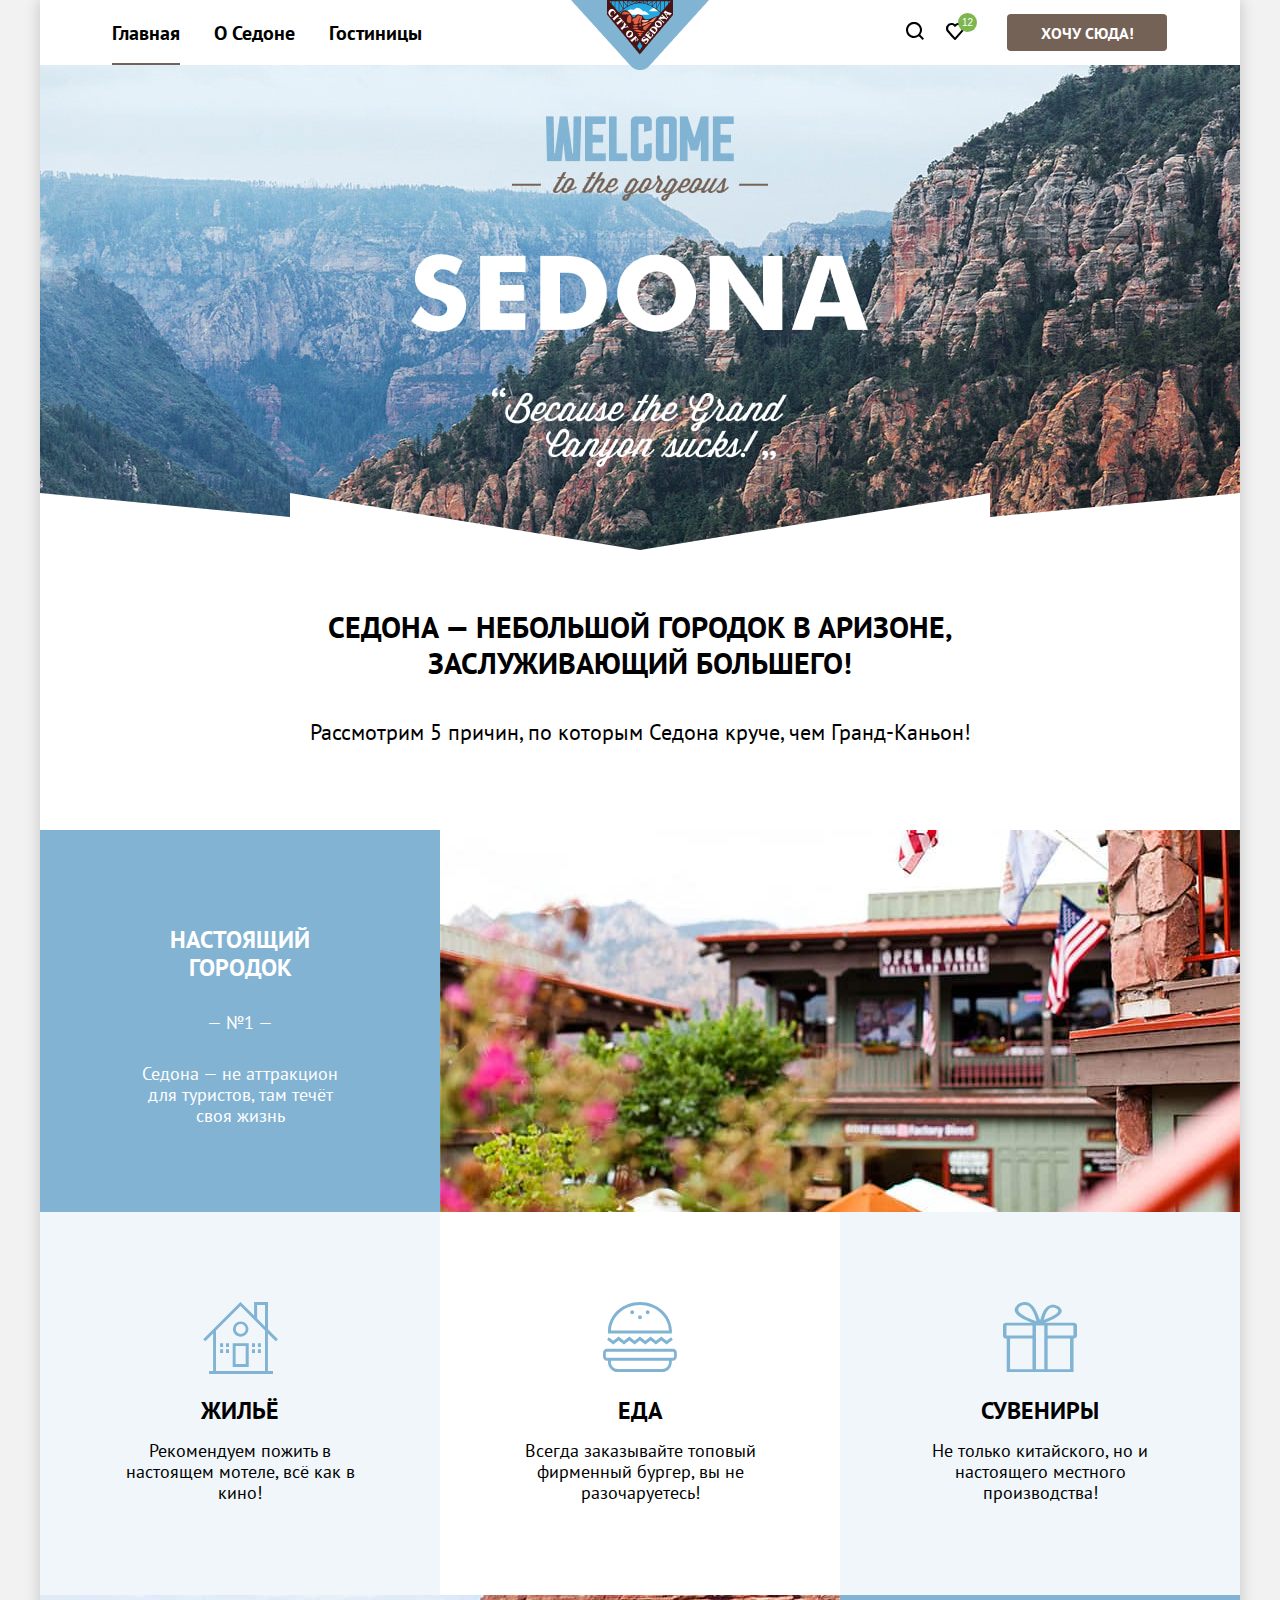
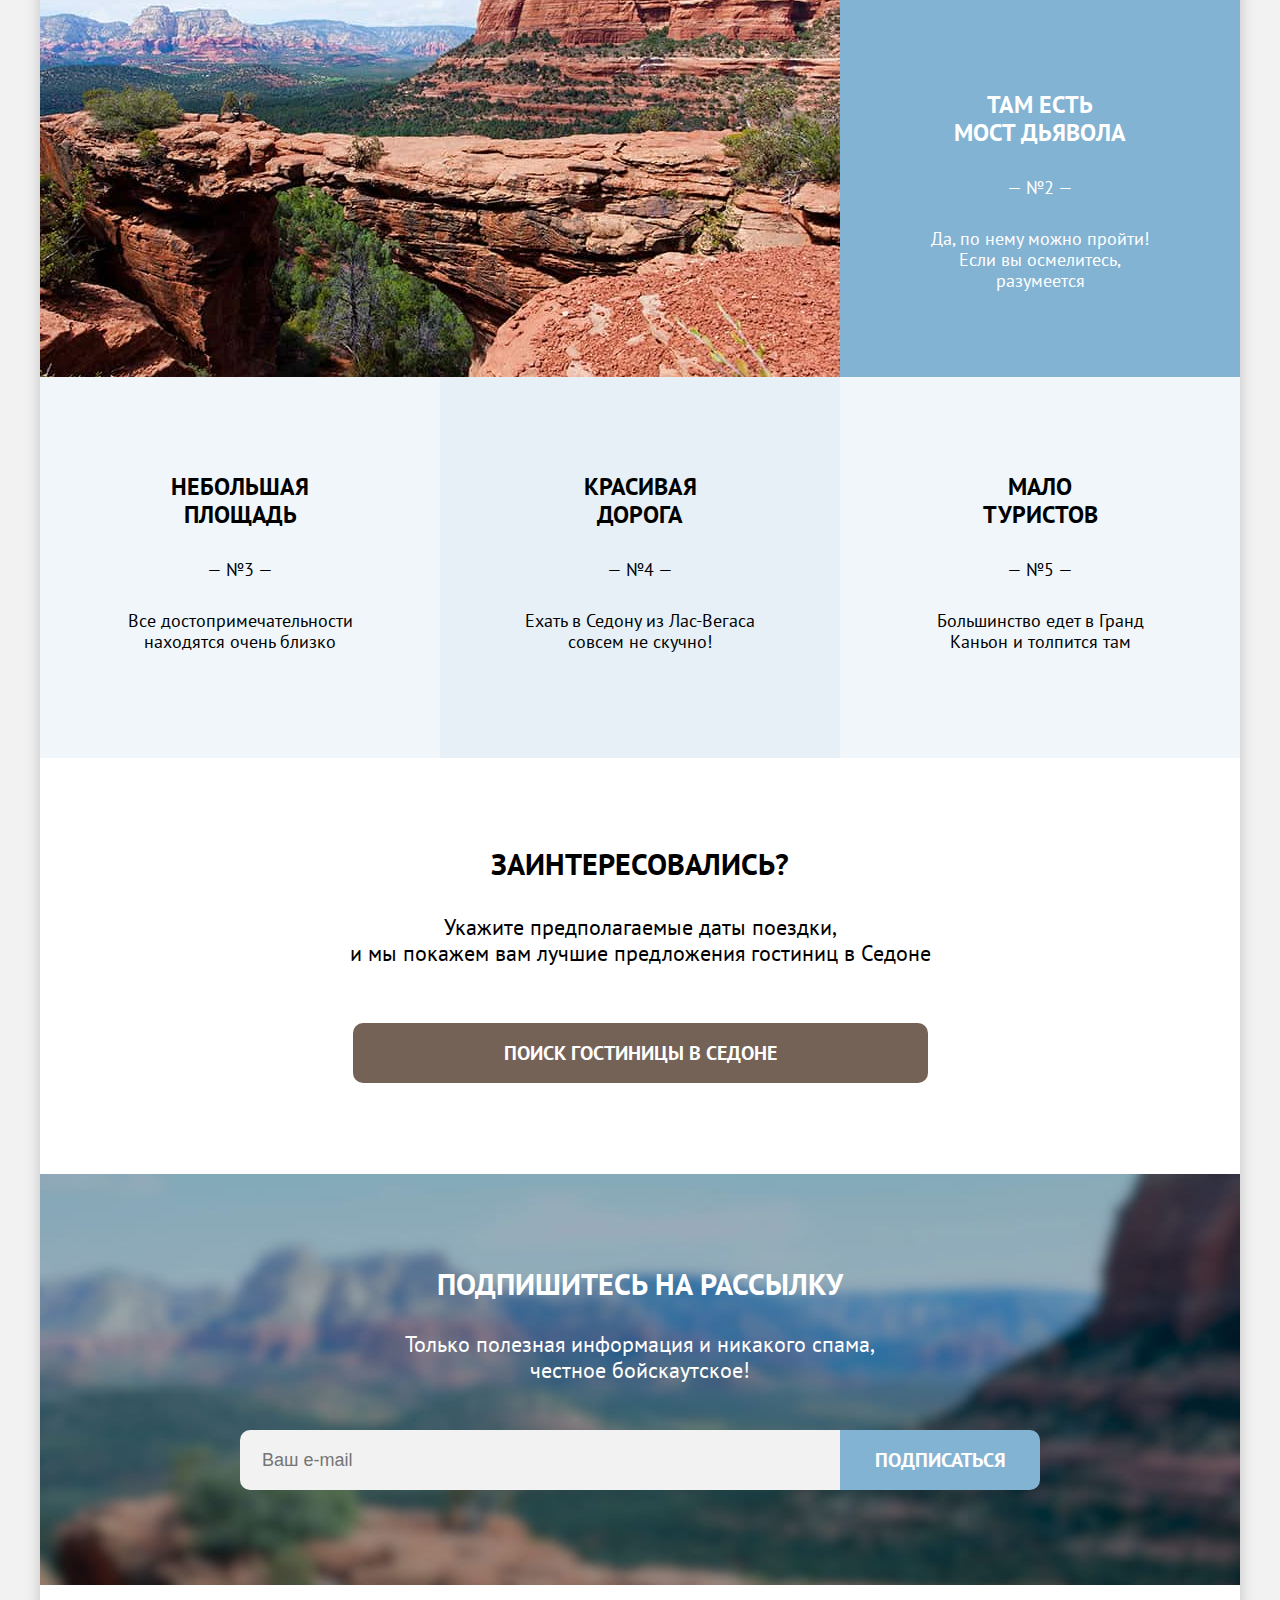
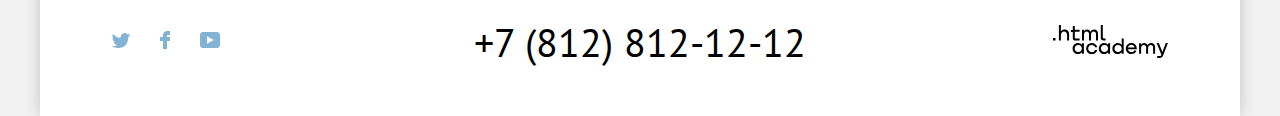
<file: index.html>
<!DOCTYPE html>
<html lang="ru">
  <head>
    <meta charset="utf-8">
    <title>HTML Academy: Седона</title>
    <link rel="icon" href="favicon.ico">
    <link rel="stylesheet" href="styles/styles.css">
  </head>
  <body>
    <div class="page-container">
    <header class="page-header">
      <nav class="navigation">
        <ul class="navigation-list">
          <li class="navigation-item">
            <a class="navigation-link current" href="index.html">Главная</a>
          </li>
          <li class="navigation-item">
            <a class="navigation-link" href="#">О Седоне</a>
          </li>
          <li class="navigation-item">
            <a class="navigation-link" href="catalog.html">Гостиницы</a>
          </li>
        </ul>
          <a class="logo" href="index.html">
            <img src="image/sedona-logo.png" width="138" height="70" alt="Логотип Седоны">
          </a>
        <ul class="navigation-list navigation-user">
          <li class="navigation-item">
            <button class="search">
              <svg aria-hidden="true" focusable="false" width="18" height="18" fill="none" xmlns="http://www.w3.org/2000/svg">
                <path d="m18 16.5-3.7-3.7A8 8 0 0 0 8-.1C3.6-.1 0 3.6 0 8a8 8 0 0 0 12.9 6.3l3.7 3.7 1.4-1.5ZM8 14a6 6 0 0 1-6-6 6 6 0 0 1 6-6 6 6 0 0 1 6 6 6 6 0 0 1-6 6Z" fill="#000"></path>
              </svg>
              <span class="visually-hidden">Поиск</span></button>
          </li>
          <li class="navigation-item">
            <button class="like">
              <svg aria-hidden="true" focusable="false" width="18" height="17" fill="none" xmlns="http://www.w3.org/2000/svg"><path d="M8.9 17a.9.9 0 0 1-.8-.4c-5.4-6.1-6.7-7.5-7-7.9A5.4 5.4 0 0 1 5.5 0C6.8 0 8 .5 9 1.3a5.46 5.46 0 0 1 9 4.1c0 1.3-.5 2.5-1.3 3.4l-7 7.9c-.2.2-.4.3-.8.3Zm-6-9.5c.3.4 3.5 4 6.1 6.9l6.2-7c.5-.5.7-1.2.7-2 0-1.8-1.5-3.3-3.3-3.3-1 0-2 .5-2.7 1.3-.3.3-.6.4-.9.4-.3 0-.6-.2-.8-.4-.7-.8-1.7-1.3-2.7-1.3-1.8 0-3.3 1.5-3.3 3.3-.1.9.3 1.6.7 2.1-.1 0-.1 0 0 0Z" fill="#000"/></svg>
              <span class="visually-hidden">Избранное</span><span class="like-number">12</span></button>
              <div class="popover-like">
                <div class="popover-content">
                  <h2 class="visually-hidden">Избранное</h2>
                  <ul class="like-items-list">
                    <li class="like-item">
                      <a class="like-item-link" href="#">
                        <img class="like-item-image" src="image/hotels/desert-quail-inn.jpg" width="48" height="48" alt="Desert Quail Inn">
                        <div>
                          <p class="like-item-title">Desert Quail Inn</p>
                          <p class="like-item-type">Мотель</p>
                        </div>
                      </a>
                      <button type="button" class="like-item-button">
                        <svg width="16" height="16" viewBox="0 0 16 16" fill="none" xmlns="http://www.w3.org/2000/svg">
                          <path d="M15.3 2.3H13.1H2.8H0.6C0.3 2.3 0 2.5 0 2.8C0 3.1 0.3 3.4 0.6 3.4H2.3V15.4C2.3 15.7 2.6 16 2.9 16H13.1C13.4 16 13.7 15.7 13.7 15.4V3.4H15.4C15.7 3.4 16 3.1 16 2.8C16 2.5 15.6 2.3 15.3 2.3ZM12.5 14.8H3.4V3.4H12.5V14.8Z" fill="black"/>
                          <path d="M6.19995 1.2H9.59995C9.89995 1.2 10.2 0.9 10.2 0.6C10.2 0.3 9.99995 0 9.69995 0H6.19995C5.89995 0 5.69995 0.3 5.69995 0.6C5.69995 0.9 5.89995 1.2 6.19995 1.2Z" fill="black"/>
                          <path d="M6.2001 12C6.5001 12 6.8001 11.7 6.8001 11.4V5.7C6.8001 5.4 6.5001 5.1 6.2001 5.1C5.9001 5.1 5.6001 5.4 5.6001 5.7V11.4C5.7001 11.7 5.9001 12 6.2001 12Z" fill="black"/>
                          <path d="M9.7001 12C10.0001 12 10.3001 11.7 10.3001 11.4V5.7C10.3001 5.4 10.0001 5.1 9.7001 5.1C9.4001 5.1 9.1001 5.5 9.1001 5.7V11.4C9.1001 11.7 9.3001 12 9.7001 12Z" fill="black"/>
                        </svg>
                        <span class="visually-hidden">Удалить</span>
                      </button>
                    </li>

                    <li class="like-item">
                      <a class="like-item-link" href="#">
                        <img class="like-item-image" src="image/hotels/villas-at-poco-diablo.jpg" width="48" height="48" alt="Villas at Poco Diablo">
                        <div>
                          <p class="like-item-title">Villas at Poco Diablo</p>
                          <p class="like-item-type">Апартаменты</p>
                        </div>
                      </a>
                      <button type="button" class="like-item-button">
                        <svg width="16" height="16" viewBox="0 0 16 16" fill="none" xmlns="http://www.w3.org/2000/svg">
                          <path d="M15.3 2.3H13.1H2.8H0.6C0.3 2.3 0 2.5 0 2.8C0 3.1 0.3 3.4 0.6 3.4H2.3V15.4C2.3 15.7 2.6 16 2.9 16H13.1C13.4 16 13.7 15.7 13.7 15.4V3.4H15.4C15.7 3.4 16 3.1 16 2.8C16 2.5 15.6 2.3 15.3 2.3ZM12.5 14.8H3.4V3.4H12.5V14.8Z" fill="black"/>
                          <path d="M6.19995 1.2H9.59995C9.89995 1.2 10.2 0.9 10.2 0.6C10.2 0.3 9.99995 0 9.69995 0H6.19995C5.89995 0 5.69995 0.3 5.69995 0.6C5.69995 0.9 5.89995 1.2 6.19995 1.2Z" fill="black"/>
                          <path d="M6.2001 12C6.5001 12 6.8001 11.7 6.8001 11.4V5.7C6.8001 5.4 6.5001 5.1 6.2001 5.1C5.9001 5.1 5.6001 5.4 5.6001 5.7V11.4C5.7001 11.7 5.9001 12 6.2001 12Z" fill="black"/>
                          <path d="M9.7001 12C10.0001 12 10.3001 11.7 10.3001 11.4V5.7C10.3001 5.4 10.0001 5.1 9.7001 5.1C9.4001 5.1 9.1001 5.5 9.1001 5.7V11.4C9.1001 11.7 9.3001 12 9.7001 12Z" fill="black"/>
                        </svg>
                        <span class="visually-hidden">Удалить</span>
                      </button>
                    </li>
                  </ul>
                  <a class="button button-brown button-popover" href="#">Все избранные</a>
                </div>
              </div>
          </li>
          <li class="navigation-item">
            <a class="button button-brown want-here" href="#">Хочу сюда!</a>
          </li>
        </ul>
      </nav>
    </header>

    <main class="main-container main-index">
        <h1 class="visually-hidden">Седона</h1>
      <section>
        <h2 class="visually-hidden">О Седоне</h2>
        <div class="photo-sedona">
          <img src="image/index-background.jpg" width="1200" height="485" alt="Welcome to the gorgeous Sedona. Because the Grand Canyon sucks!">
        </div>
          <div class="lead-container">
            <p class="lead">Седона — небольшой городок в Аризоне, <br>заслуживающий большего!</p>
          <p class="text-main">Рассмотрим 5 причин, по которым Седона круче, чем Гранд-Каньон!</p>
          </div>
          <div class="town-container">
            <div class="advantage-item blue-tile white">
              <h3 class="header3 advantage-title">Настоящий <br>городок</h3>
              <span class="number">— №1 —</span>
              <p class="text-basic text-tile white text-sedona">Седона — не аттракцион для туристов, там течёт своя жизнь</p>
            </div>
          </div>

            <ul class="advantage-list">
              <li class="advantage-item accomodation">
                <p class="advantage-title">Жильё</p>
                <p class="text-basic text-tile">Рекомендуем пожить в настоящем мотеле, всё как в кино!</p>
              </li>
              <li class="advantage-item food">
                <p class="advantage-title">Еда</p>
                <p class="text-basic text-tile">Всегда заказывайте топовый фирменный бургер, вы не разочаруетесь!</p>
              </li>
              <li class="advantage-item souvenirs">
                <p class="advantage-title">Сувениры</p>
                <p class="text-basic text-tile">Не только китайского, но и настоящего местного производства!</p>
              </li>
            </ul>
            <div class="bridge-container">
              <div class="advantage-item blue-tile white bridge">
                <h3 class="header3 advantage-title">Там есть <br>мост дьявола</h3>
                <span class="number">— №2 —</span>
                <p class="text-basic text-tile white">Да, по нему можно пройти! Если вы осмелитесь, разумеется</p>
              </div>
            </div>
            <div class="advantage-list">
              <div class="advantage-item area">
                <h3 class="header3 advantage-title">Небольшая <br>площадь</h3>
                <span class="number">— №3 —</span>
                <p class="text-basic text-tile">Все достопримечательности находятся очень близко</p>
              </div>
              <div class="advantage-item road">
                <h3 class="header3 advantage-title">Красивая <br>дорога</h3>
                <span class="number">— №4 —</span>
                <p class="text-basic text-tile">Ехать в Седону из Лас-Вегаса совсем не скучно!</p>
              </div>
              <div class="advantage-item tourists">
                <h3 class="header3 advantage-title">Мало <br>туристов</h3>
                <span class="number">— №5 —</span>
                <p class="text-basic text-tile">Большинство едет в Гранд Каньон и толпится там</p>
              </div>
            </div>
      </section>
      <section class="search-hotels">
        <h2 class="visually-hidden">Поиск гостиницы</h2>
        <p class="lead">Заинтересовались?</p>
        <p class="text-main less-space">Укажите предполагаемые даты поездки, <br>и мы покажем вам лучшие предложения гостиниц в Седоне</p>
        <a class="button-brown button-search" href="catalog.html">Поиск гостиницы в Седоне</a>
      </section>
    </main>

    <footer class="page-footer">
      <div class="footer-index">
        <div class="subscribe-text">
          <p class="lead white">Подпишитесь на рассылку</p>
          <p class="text-main white">Только полезная информация и никакого спама, <br>честное бойскаутское!</p>
          <form class="subscribe-form" action="https://echo.htmlacademy.ru/courses" method="post">
            <label class="subscribe-form" for="subscribe"><span class="visually-hidden">Введите e-mail</span></label>
            <input class="subscribe-email" type="text" name="subscribe" id="subscribe" placeholder="Ваш e-mail">
            <input type="button" class="button-blue button-subscribe" value="Подписаться">
          </form>
        </div>
      </div>
      <div class="contacts-container">
        <ul class="social-list">
          <li>
            <a class="social-item twitter" href="https://twitter.com/htmlacademy_ru">
              <svg aria-hidden="true" focusable="false"  width="18" height="15" fill="none" xmlns="http://www.w3.org/2000/svg"><path d="M11.6.2c1.8-.5 3.2.3 3.8 1.2.7-.2 1.4-.5 2.1-.7 0 .9-.6 1.5-.9 1.8.7.1 1.4-.6 1.4-.6-.2 1-1.1 1.8-1.7 2C16.1 10.7 13 15.1 5.7 15h-.5c-.4 0-4.4-.5-5.2-1.9 2.4.2 4.1-.4 5-1.2-1-.3-2.9-.4-3.2-2.9.4.1.6.2 1.3.1C1.8 8.3.4 7.5.5 5.3c.3.3 1.1.5 1.4.5C1.1 5.6-.2 2.5.9.9c1.9 1.9 4 3.6 7.6 3.8C8.7 2.3 9.7.8 11.6.2Z" fill="#83B3D3"/></svg>
              <span class="visually-hidden">Twitter</span>
            </a>
          </li>
          <li>
            <a class="social-item facebook" href="https://www.facebook.com/htmlacademy">
              <svg aria-hidden="true" focusable="false"  width="10" height="18" fill="none" xmlns="http://www.w3.org/2000/svg"><path d="M7 0C4.8 0 3 1.8 3 4v2H0v4h3v8h4v-8h3V6H7V4h3V0H7Z" fill="#83B3D3"/></svg>
              <span class="visually-hidden">Facebook</span>
            </a>
          </li>
          <li>
            <a class="social-item youtube" href="https://www.youtube.com/c/HTMLAcademyRUS">
              <svg width="20" height="16" fill="none" xmlns="http://www.w3.org/2000/svg"><path d="M17 0H2.9C1.2 0 0 1.5 0 3.2v9.5C0 14.5 1.2 16 2.9 16h14.3c1.5 0 2.9-1.5 2.9-3.2V3.2C19.9 1.5 18.7 0 17 0ZM7 11.8V4.2L13.7 8 7 11.8Z" fill="#83B3D3"/></svg>
              <span class="visually-hidden">Youtube</span>
            </a>
          </li>
        </ul>
        <a class="telephone" href="tel:+78128121212">+7 (812) 812-12-12</a>
        <div class="academy">
          <a href="https://htmlacademy.ru/">
            <svg aria-hidden="true" focusable="false" width="115" height="33" fill="none" xmlns="http://www.w3.org/2000/svg">
            <path d="M0 12.9v2.6h2.5v-2.6H0ZM11.6 4.5c-1.6 0-2.8.7-3.6 1.7h-.1V0h-2v15.5h2v-5.3c0-2.1 1.3-3.6 3.3-3.6 1.8 0 2.9 1.4 2.9 3.2v5.7h2V9.4c.1-3-1.8-4.9-4.5-4.9ZM26.6 4.8h-4.8V1.1h-2v3.8h-1.9v2h1.9v6c0 1.7 1 2.7 2.7 2.7h4.1v-2h-3.7c-.7 0-1.1-.4-1.1-1.1V6.8h4.8v-2ZM41.1 4.6c-1.6 0-2.9.8-3.5 2.1h-.1c-.6-1.2-1.8-2.1-3.4-2.1-1.4 0-2.5.8-3.1 1.8h-.1V4.8H29v10.6h2V10c0-2 1-3.5 2.6-3.5 1.5 0 2.4 1 2.4 2.6v6.3h2V9.8c0-2.4 1.4-3.3 2.6-3.3 1.5 0 2.4 1 2.4 2.6v6.3h2V8.9c.1-2.5-1.4-4.3-3.9-4.3ZM47.8 12.7c0 1.7 1 2.7 2.8 2.7h2v-2h-1.7c-.7 0-1.1-.4-1.1-1.1V0h-2v12.7ZM28.9 19.7c-.9-1.1-2.2-1.8-3.9-1.8-3.1 0-5.4 2.3-5.4 5.6s2.3 5.6 5.4 5.6c1.8 0 3-.8 3.8-1.9h.1v1.6h2V18.2h-2v1.5Zm-3.6 7.4c-2.2 0-3.6-1.6-3.6-3.6s1.4-3.6 3.6-3.6 3.6 1.6 3.6 3.6c0 1.9-1.4 3.6-3.6 3.6ZM44.2 22c-.5-2.4-2.6-4.1-5.4-4.1a5.4 5.4 0 0 0-5.6 5.6c0 3.1 2.2 5.6 5.6 5.6 2.8 0 4.9-1.8 5.4-4.2h-2.1a3.4 3.4 0 0 1-3.3 2.3c-2.2 0-3.6-1.6-3.6-3.6s1.4-3.6 3.6-3.6c1.6 0 2.8 1 3.3 2.2h2.1V22ZM55.1 19.7c-.9-1.1-2.2-1.8-3.9-1.8-3.1 0-5.4 2.3-5.4 5.6s2.3 5.6 5.4 5.6c1.8 0 3-.8 3.8-1.9h.1v1.6h2V18.2h-2v1.5Zm-3.6 7.4c-2.2 0-3.6-1.6-3.6-3.6s1.4-3.6 3.6-3.6 3.6 1.6 3.6 3.6c0 1.9-1.5 3.6-3.6 3.6ZM68.7 19.8c-.9-1.1-2.2-1.9-3.9-1.9-3.1 0-5.4 2.3-5.4 5.6s2.2 5.6 5.4 5.6c1.7 0 3-.8 3.8-1.8h.1v1.5h2V13.4h-2v6.4Zm-3.6 7.3c-2.2 0-3.6-1.6-3.6-3.6s1.4-3.6 3.6-3.6 3.6 1.6 3.6 3.6c-.1 2-1.5 3.6-3.6 3.6ZM78.3 17.9c-3.3 0-5.5 2.5-5.5 5.6 0 3 2.1 5.6 5.5 5.6 2.5 0 4.5-1.3 5.2-3.6h-2.1c-.5 1-1.6 1.6-3 1.6-1.9 0-3.3-1.3-3.4-2.9h8.8c.2-3.6-2-6.3-5.5-6.3Zm0 1.9c1.7 0 3 1 3.3 2.6h-6.5c.3-1.5 1.5-2.6 3.2-2.6ZM98.2 17.9c-1.6 0-2.9.8-3.6 2h-.1c-.6-1.2-1.8-2-3.4-2-1.4 0-2.5.7-3.1 1.8v-1.5h-1.9v10.6h2v-5.4c0-2 1-3.4 2.6-3.5 1.5 0 2.4 1 2.4 2.6v6.3h2v-5.6c0-2.4 1.4-3.3 2.6-3.3 1.5 0 2.4 1 2.4 2.6v6.3h2v-6.5c.1-2.6-1.4-4.4-3.9-4.4ZM109.4 27l-3.6-8.9h-2.2l4.8 11.6c-.3.9-.7 1.2-1.7 1.2h-2.5v2h2.5c1.8 0 2.8-.8 3.5-2.6l4.7-12.2h-2.1l-3.4 8.9Z" fill="#000"/>
            </svg>
            <span class="visually-hidden">HTML Academy</span>
          </a>
        </div>
      </div>
    </footer>
    <div class="modal-container">
      <div class="modal">
        <button class="modal-close-button">
          <span class="visually-hidden">Закрыть</span>
          <svg width="13" height="13" viewBox="0 0 13 13" fill="none" xmlns="http://www.w3.org/2000/svg">
            <path d="M13 1.2L11.8 0L6.5 5.3L1.2 0L0 1.2L5.3 6.5L0 11.8L1.2 13L6.5 7.7L11.8 13L13 11.8L7.7 6.5L13 1.2Z" fill="black"/>
          </svg>
        </button>
        <section class="modal-content">
          <h2 class="header2 modal-title">Поиск гостиницы в Седоне</h2>
          <form class="hotel-form" action="https://echo.htmlacademy.ru/" method="post">
              <label class="date-in" for="check-in">Дата заезда:</label>
              <span class="error">Сообщение об ошибке</span>
              <div class="date-in-field">
                <input class="field" type="text" id="check-in" name="check-in" required placeholder="Укажите дату">
                <button class="button-calendar">
                  <svg width="15" height="15" viewBox="0 0 15 15" fill="none" xmlns="http://www.w3.org/2000/svg">
                    <path opacity="0.3" d="M14 2H12V0H11V2H4V0H3V2H1C0.4 2 0 2.4 0 3V6V7V14C0 14.5 0.4 15 1 15H14C14.5 15 15 14.5 15 14V7V6V3C15 2.4 14.5 2 14 2ZM14 14H1V7H14V14ZM1 6V3H3V5H4V3H11V5H12V3H14V6H1Z" fill="black"/>
                  </svg>
                </button>
              </div>
              <label class="date-out" for="check-out">Дата выезда:</label>
              <span class="success">Сообщение об успехе</span>
              <div class="date-out-field">
                <input class="field" type="text" id="check-out" name="check-out" required placeholder="Укажите дату">
                <button class="button-calendar">
                  <svg width="15" height="15" viewBox="0 0 15 15" fill="none" xmlns="http://www.w3.org/2000/svg">
                    <path opacity="0.3" d="M14 2H12V0H11V2H4V0H3V2H1C0.4 2 0 2.4 0 3V6V7V14C0 14.5 0.4 15 1 15H14C14.5 15 15 14.5 15 14V7V6V3C15 2.4 14.5 2 14 2ZM14 14H1V7H14V14ZM1 6V3H3V5H4V3H11V5H12V3H14V6H1Z" fill="black"/>
                  </svg>
                </button>
              </div>
              <label class="adults" for="adults-counter">Взрослые:</label>
              <div class="adults-form-field">
                <button class="button-control button-minus" type="button">
                  <svg width="13" height="13" viewBox="0 0 13 1" fill="none" xmlns="http://www.w3.org/2000/svg">
                    <path opacity="0.3" d="M0 0L0 1L13 1V0L0 0Z" fill="black"/>
                  </svg>
                </button>
                <input class="field" type="number" min="1" value="2" id="adults-counter" name="adults-counter" required placeholder="2">
                <button class="button-control button-plus" type="button">
                  <svg width="13" height="13" viewBox="0 0 13 13" fill="none" xmlns="http://www.w3.org/2000/svg">
                    <path opacity="0.3" d="M13 6H7V0H6V6H0V7H6V13H7V7H13V6Z" fill="black"/>
                    </svg>
                </button>
              </div>
              <label class="children" for="children-counter">Дети:
              </label>
                <div class="form-info-container">
                  <div class="form-info"><span class="visually-hidden">Дополнительная информация.</span></div>
                  <div class="popover-info">
                    <h3 class="visually-hidden">Дополнительная информация</h3>
                    <p class="popover-info-text">Укажите количество детей, которые будут с вами, возраст которых от 6 до 18 лет. Дети до 6 лет размещаются бесплатно.</p>
                  </div>
                </div>
              <div class="children-form-field">
                <button class="button-control button-minus" type="button">
                  <svg width="13" height="13" viewBox="0 0 13 1" fill="none" xmlns="http://www.w3.org/2000/svg">
                    <path opacity="0.3" d="M0 0L0 1L13 1V0L0 0Z" fill="black"/>
                  </svg>
                </button>
                <input class="field" type="number" min="0" value="1" id="children-counter" name="children-counter" placeholder="1">
                <button class="button-control button-plus" type="button">
                  <svg width="13" height="13" viewBox="0 0 13 13" fill="none" xmlns="http://www.w3.org/2000/svg">
                    <path opacity="0.3" d="M13 6H7V0H6V6H0V7H6V13H7V7H13V6Z" fill="black"/>
                    </svg>
                </button>
              </div>
            <button class="button hotel-form-button" type="submit">Найти</button>
          </form>
        </section>
      </div>
    </div>
    </div>
  </body>
</html>
</file>
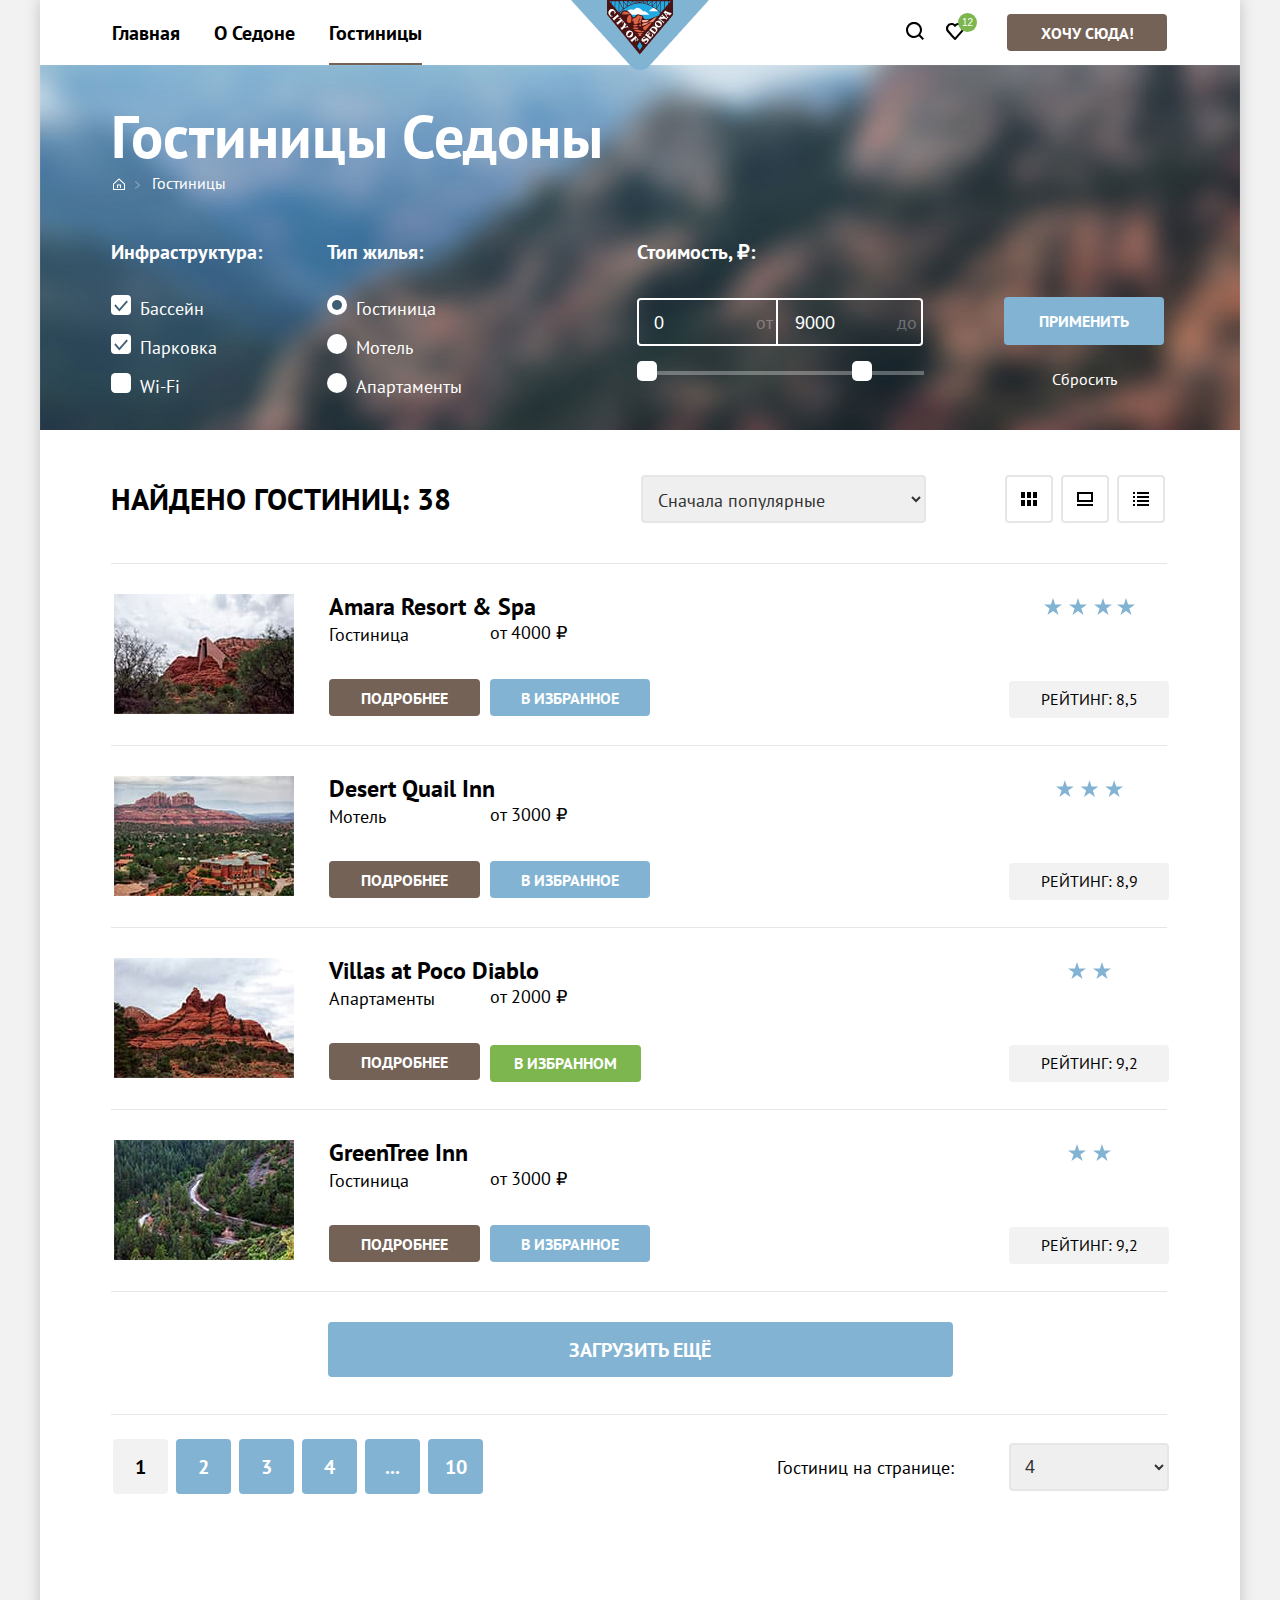
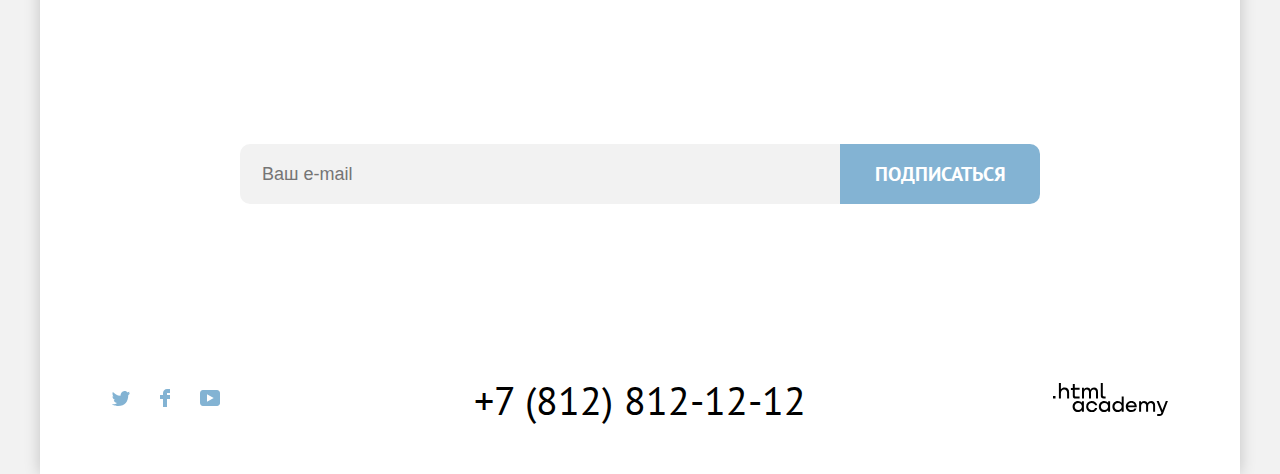
<file: catalog.html>
<!DOCTYPE html>
<html lang="ru">
  <head>
    <meta charset="utf-8">
    <title>HTML Academy: Седона</title>
    <link rel="icon" href="favicon.ico">
    <link rel="stylesheet" href="styles/styles.css">
  </head>
  <body>
    <div class="page-container">
    <header class="page-header">
      <nav class="navigation">
        <ul class="navigation-list">
          <li class="navigation-item">
            <a class="navigation-link" href="index.html">Главная</a>
          </li>
          <li class="navigation-item">
            <a class="navigation-link" href="#">О Седоне</a>
          </li>
          <li class="navigation-item">
            <a class="navigation-link current" href="catalog.html">Гостиницы</a>
          </li>
        </ul>
          <a class="logo" href="index.html">
            <img src="image/sedona-logo.png" width="138" height="70" alt="Логотип Седоны">
          </a>
        <ul class="navigation-list navigation-user">
          <li class="navigation-item">
            <button class="search">
              <svg aria-hidden="true" focusable="false" width="18" height="18" fill="none" xmlns="http://www.w3.org/2000/svg">
                <path d="m18 16.5-3.7-3.7A8 8 0 0 0 8-.1C3.6-.1 0 3.6 0 8a8 8 0 0 0 12.9 6.3l3.7 3.7 1.4-1.5ZM8 14a6 6 0 0 1-6-6 6 6 0 0 1 6-6 6 6 0 0 1 6 6 6 6 0 0 1-6 6Z" fill="#000"></path>
              </svg>
              <span class="visually-hidden">Поиск</span></button>
          </li>
          <li class="navigation-item">
            <button class="like">
              <svg aria-hidden="true" focusable="false" width="18" height="17" fill="none" xmlns="http://www.w3.org/2000/svg"><path d="M8.9 17a.9.9 0 0 1-.8-.4c-5.4-6.1-6.7-7.5-7-7.9A5.4 5.4 0 0 1 5.5 0C6.8 0 8 .5 9 1.3a5.46 5.46 0 0 1 9 4.1c0 1.3-.5 2.5-1.3 3.4l-7 7.9c-.2.2-.4.3-.8.3Zm-6-9.5c.3.4 3.5 4 6.1 6.9l6.2-7c.5-.5.7-1.2.7-2 0-1.8-1.5-3.3-3.3-3.3-1 0-2 .5-2.7 1.3-.3.3-.6.4-.9.4-.3 0-.6-.2-.8-.4-.7-.8-1.7-1.3-2.7-1.3-1.8 0-3.3 1.5-3.3 3.3-.1.9.3 1.6.7 2.1-.1 0-.1 0 0 0Z" fill="#000"/></svg>
              <span class="visually-hidden">Избранное</span><span class="like-number">12</span></button>
              <div class="popover-like">
                <div class="popover-content">
                  <h2 class="visually-hidden">Избранное</h2>
                  <ul class="like-items-list">
                    <li class="like-item">
                      <a class="like-item-link" href="#">
                        <img class="like-item-image" src="image/hotels/desert-quail-inn.jpg" width="48" height="48" alt="Desert Quail Inn">
                        <div>
                          <p class="like-item-title">Desert Quail Inn</p>
                          <p class="like-item-type">Мотель</p>
                        </div>
                      </a>
                      <button type="button" class="like-item-button">
                        <svg width="16" height="16" viewBox="0 0 16 16" fill="none" xmlns="http://www.w3.org/2000/svg">
                          <path d="M15.3 2.3H13.1H2.8H0.6C0.3 2.3 0 2.5 0 2.8C0 3.1 0.3 3.4 0.6 3.4H2.3V15.4C2.3 15.7 2.6 16 2.9 16H13.1C13.4 16 13.7 15.7 13.7 15.4V3.4H15.4C15.7 3.4 16 3.1 16 2.8C16 2.5 15.6 2.3 15.3 2.3ZM12.5 14.8H3.4V3.4H12.5V14.8Z" fill="black"/>
                          <path d="M6.19995 1.2H9.59995C9.89995 1.2 10.2 0.9 10.2 0.6C10.2 0.3 9.99995 0 9.69995 0H6.19995C5.89995 0 5.69995 0.3 5.69995 0.6C5.69995 0.9 5.89995 1.2 6.19995 1.2Z" fill="black"/>
                          <path d="M6.2001 12C6.5001 12 6.8001 11.7 6.8001 11.4V5.7C6.8001 5.4 6.5001 5.1 6.2001 5.1C5.9001 5.1 5.6001 5.4 5.6001 5.7V11.4C5.7001 11.7 5.9001 12 6.2001 12Z" fill="black"/>
                          <path d="M9.7001 12C10.0001 12 10.3001 11.7 10.3001 11.4V5.7C10.3001 5.4 10.0001 5.1 9.7001 5.1C9.4001 5.1 9.1001 5.5 9.1001 5.7V11.4C9.1001 11.7 9.3001 12 9.7001 12Z" fill="black"/>
                        </svg>
                        <span class="visually-hidden">Удалить</span>
                      </button>
                    </li>

                    <li class="like-item">
                      <a class="like-item-link" href="#">
                        <img class="like-item-image" src="image/hotels/villas-at-poco-diablo.jpg" width="48" height="48" alt="Villas at Poco Diablo">
                        <div>
                          <p class="like-item-title">Villas at Poco Diablo</p>
                          <p class="like-item-type">Апартаменты</p>
                        </div>
                      </a>
                      <button type="button" class="like-item-button">
                        <svg width="16" height="16" viewBox="0 0 16 16" fill="none" xmlns="http://www.w3.org/2000/svg">
                          <path d="M15.3 2.3H13.1H2.8H0.6C0.3 2.3 0 2.5 0 2.8C0 3.1 0.3 3.4 0.6 3.4H2.3V15.4C2.3 15.7 2.6 16 2.9 16H13.1C13.4 16 13.7 15.7 13.7 15.4V3.4H15.4C15.7 3.4 16 3.1 16 2.8C16 2.5 15.6 2.3 15.3 2.3ZM12.5 14.8H3.4V3.4H12.5V14.8Z" fill="black"/>
                          <path d="M6.19995 1.2H9.59995C9.89995 1.2 10.2 0.9 10.2 0.6C10.2 0.3 9.99995 0 9.69995 0H6.19995C5.89995 0 5.69995 0.3 5.69995 0.6C5.69995 0.9 5.89995 1.2 6.19995 1.2Z" fill="black"/>
                          <path d="M6.2001 12C6.5001 12 6.8001 11.7 6.8001 11.4V5.7C6.8001 5.4 6.5001 5.1 6.2001 5.1C5.9001 5.1 5.6001 5.4 5.6001 5.7V11.4C5.7001 11.7 5.9001 12 6.2001 12Z" fill="black"/>
                          <path d="M9.7001 12C10.0001 12 10.3001 11.7 10.3001 11.4V5.7C10.3001 5.4 10.0001 5.1 9.7001 5.1C9.4001 5.1 9.1001 5.5 9.1001 5.7V11.4C9.1001 11.7 9.3001 12 9.7001 12Z" fill="black"/>
                        </svg>
                        <span class="visually-hidden">Удалить</span>
                      </button>
                    </li>
                  </ul>
                  <a class="button button-brown button-popover" href="#">Все избранные</a>
                </div>
              </div>
          </li>
          <li class="navigation-item">
            <a class="button button-brown want-here" href="#">Хочу сюда!</a>
          </li>
        </ul>
      </nav>
    </header>

    <main class="main-container main-inner">
      <!-- <div class="page-container"> -->
        <div class="filter-container">
          <header class="inner-header">
            <h1 class="header1 inner-header-title white">Гостиницы Седоны</h1>
            <ul class="breadcrumbs">
              <li class="breadcrumbs-item">
                <a class="breadcrumbs-link breadcrumb-index" href="index.html">
                  <svg width="12" height="12" fill="none" xmlns="http://www.w3.org/2000/svg"><path d="M6 .3 0 5.8V12h12V5.8L6 .3ZM11 11H1V6.2l5-4.5 5 4.5V11Z" fill="#fff"/><path d="M4 10h1V7.5h2V10h1V6.5H4V10Z" fill="#fff"/></svg>
                  <span class="visually-hidden">Главная</span>
                </a>
              </li>
              <li class="breadcrumbs-item">
                <a class="breadcrumbs-link white" href="#">Гостиницы</a>
              </li>
            </ul>
          </header>

          <form action="https://echo.htmlacademy.ru/courses" method="post" class="catalog-filter-container">
            <fieldset class="catalog-filter-group">
              <legend class="catalog-filter-title white">Инфраструктура:</legend>
              <ul class="catalog-filter-list">
                <li class="catalog-filter-item">
                  <label class="custom-checkbox"><input type="checkbox" name="pool" checked><span class="text-basic white">Бассейн</span></label>
                </li>
                <li class="catalog-filter-item">
                  <label class="custom-checkbox"><input type="checkbox" name="parking" checked><span class="text-basic white">Парковка</span></label>
                </li>
                <li class="catalog-filter-item">
                  <label class="custom-checkbox"><input type="checkbox" name="wi-fi"><span class="text-basic white">Wi-Fi</span></label>
                </li>
              </ul>
            </fieldset>
            <fieldset class="catalog-filter-group">
              <legend class="catalog-filter-title white">Тип жилья:</legend>
              <ul class="catalog-filter-list">
                <li class="catalog-filter-item">
                  <label class="custom-radio"><input type="radio" name="accomodation" value="hotel" checked><span class="text-basic white">Гостиница</span></label>
                </li>
                <li class="catalog-filter-item">
                  <label class="custom-radio"><input type="radio" name="accomodation" value="motel"><span class="text-basic white">Мотель</span></label>
                </li>
                <li class="catalog-filter-item">
                  <label class="custom-radio"><input type="radio" name="accomodation" value="apartament"><span class="text-basic white">Апартаменты</span></label>
                </li>
              </ul>
            </fieldset>
            <fieldset class="catalog-filter-group">
              <legend class="catalog-filter-title white">Стоимость, ₽:</legend>

              <div class="range">

                <div class="range-wrapper-inputs">
                  <label class="catalog-filter-label">
                    <input class="range-input" type="number" value="0" name="min-price"><span>от</span>
                  </label>
                  <label class="catalog-filter-label">
                    <input class="range-input" type="number" value="9000" name="max-price"><span>до</span>
                  </label>
                </div>
                <div class="range-scale">
                  <div class="range-bar">
                    <button class="range-toggle toggle-min">
                      <span class="visually-hidden">Изменить минимальную цену.</span>
                    </button>
                    <button class="range-toggle toggle-max">
                      <span class="visually-hidden">Изменить максимальную цену.</span>
                    </button>
                  </div>
                </div>
              </div>
            </fieldset>
            <div class="buttons-container">
              <button class="button-blue button" type="button">Применить</button>
              <button class="reset button" type="reset">Сбросить</button>
            </div>
          </form>
        </div>
          <section class="search-lead">
            <h2 class="visually-hidden">Результаты поиска</h2>
            <p class="lead">Найдено гостиниц: <span>38</span></p>
            <form class="sorting-type">
              <label class="visually-hidden" for="sorting">Сортировка</label>
              <select class="select-control" id="sorting" name="sorting">
                <option value="popular">Сначала популярные</option>
                <option value="cheap">Сначала дешёвые</option>
                <option value="expensive">Сначала дорогие</option>
              </select>
              <button class="visually-hidden" type="submit">Отсортировать продукты</button>
            </form>
            <ul class="modes">
              <li>
                <a href="#" class="button mode-tile">
                  <span class="visually-hidden">Показать карточки</span>
                </a>
              </li>
              <li>
                <a href="#" class="button mode-slide">
                  <span class="visually-hidden">Показать слайдшоу</span>
                </a>
              </li>
              <li>
                <a href="#" class="button mode-list">
                  <span class="visually-hidden">Показать список</span>
                </a>
              </li>
            </ul>
          </section>
          <section class="hotels-result">
            <h2 class="visually-hidden">Найденные гостиницы</h2>
            <ul class="product-list">
              <li class="product-card">
                <a href="#" class="product-card-image">
                  <img src="image/hotels/amara-resort-spa.jpg" width="180" height="120" alt="Amara Resort & Spa">
                </a>
                <a href="#" class="product-card-link">Amara Resort & Spa</a>
                <span class="text-main hotel-type">Гостиница</span><span class="price">от 4000 ₽</span>
                <a href="#" class="button button-brown">Подробнее</a>
                <button type="button" class="button button-blue">В избранное</button>
                <img class="stars" src="image/star4.svg" width="91" height="17" alt="Категория гостиницы: 4 звезды">
                <p class="rating">Рейтинг: 8,5</p>
              </li>
              <li class="product-card">
                <a href="#" class="product-card-image">
                  <img src="image/hotels/desert-quail-inn.jpg" width="180" height="120" alt="Desert Quail Inn">
                </a>
                <a href="#" class="product-card-link">Desert Quail Inn</a>
                <span class="text-main hotel-type">Мотель</span><span class="price">от 3000 ₽</span>
                <a href="#" class="button button-brown">Подробнее</a>
                <button type="button" class="button button-blue">В избранное</button>
                <img class="stars" src="image/star3.svg" width="67" height="17" alt="Категория гостиницы: 3 звезды">
                <p class="rating">Рейтинг: 8,9</p>
              </li>
              <li class="product-card">
                <a href="#" class="product-card-image">
                  <img src="image/hotels/villas-at-poco-diablo.jpg" width="180" height="120" alt="Villas at Poco Diablo">
                </a>
                <a href="#" class="product-card-link">Villas at Poco Diablo</a>
                <span class="text-main hotel-type">Апартаменты</span><span class="price">от 2000 ₽</span>
                <a href="#" class="button button-brown">Подробнее</a>
                <button type="button" class="button button-green">В избранном</button>
                <img class="stars" src="image/star2.svg" width="43" height="17" alt="Категория гостиницы: 2 звезды">
                <p class="rating">Рейтинг: 9,2</p>
              </li>
              <li class="product-card">
                <a href="#" class="product-card-image">
                  <img src="image/hotels/green-tree-inn.jpg" width="180" height="120" alt="GreenTree Inn">
                </a>
                <a href="#" class="product-card-link">GreenTree Inn</a>
                <span class="text-main hotel-type">Гостиница</span><span class="price">от 3000 ₽</span>
                <a href="#" class="button button-brown">Подробнее</a>
                <button type="button" class="button button-blue">В избранное</button>
                <img class="stars" src="image/star2.svg" width="43" height="17" alt="Категория гостиницы: 2 звезды">
                <p class="rating">Рейтинг: 9,2</p>
              </li>
            </ul>
            <a href="#" class="button-blue load-more">Загрузить ещё</a>
            <div class="pagination-container">
              <ul class="pagination">
                <li class="pagination-item">
                  <a class="pagination-link pagination-current button-blue" href="#">1</a>
                </li>
                <li class="pagination-item">
                  <a class="pagination-link button-blue" href="#">2</a>
                </li>
                <li class="pagination-item">
                  <a class="pagination-link button-blue" href="#">3</a>
                </li>
                <li class="pagination-item">
                  <a class="pagination-link button-blue" href="#">4</a>
                </li>
                <li class="pagination-item">
                  <a class="pagination-link button-blue" href="#">...</a>
                </li>
                <li class="pagination-item">
                  <a class="pagination-link button-blue" href="#">10</a>
                </li>
              </ul>
                <form class="quantity-container" action="https://echo.htmlacademy.ru/courses" method="get">
                <p class="text-main">Гостиниц на странице:</p>
                  <select class="select-quantity" name="quantity">
                    <option value="4">4</option>
                    <option value="8">8</option>
                    <option value="16">16</option>
                    <option value="20">20</option>
                  </select>
                  <button class="button-blue button visually-hidden" type="button">Применить</button>
                </form>
            </div>
          </section>
      <!-- </div> -->
    </main>

    <footer class="page-footer">
      <div class="footer-inner">
        <div class="subscribe-text">
          <p class="lead white">Подпишитесь на рассылку</p>
          <p class="text-main white">Только полезная информация и никакого спама, <br>честное бойскаутское!</p>
          <form class="subscribe-form" action="https://echo.htmlacademy.ru/courses" method="post">
            <label class="subscribe-form" for="subscribe"><span class="visually-hidden">Введите e-mail</span></label>
            <input class="subscribe-email" type="text" name="subscribe" id="subscribe" placeholder="Ваш e-mail">
            <input type="button" class="button-blue button-subscribe" value="Подписаться">
          </form>
        </div>
      </div>
      <div class="contacts-container">
        <ul class="social-list">
          <li>
            <a class="social-item twitter" href="https://twitter.com/htmlacademy_ru">
              <svg width="18" height="15" fill="none" xmlns="http://www.w3.org/2000/svg"><path d="M11.6.2c1.8-.5 3.2.3 3.8 1.2.7-.2 1.4-.5 2.1-.7 0 .9-.6 1.5-.9 1.8.7.1 1.4-.6 1.4-.6-.2 1-1.1 1.8-1.7 2C16.1 10.7 13 15.1 5.7 15h-.5c-.4 0-4.4-.5-5.2-1.9 2.4.2 4.1-.4 5-1.2-1-.3-2.9-.4-3.2-2.9.4.1.6.2 1.3.1C1.8 8.3.4 7.5.5 5.3c.3.3 1.1.5 1.4.5C1.1 5.6-.2 2.5.9.9c1.9 1.9 4 3.6 7.6 3.8C8.7 2.3 9.7.8 11.6.2Z" fill="#83B3D3"/></svg>
              <span class="visually-hidden">Twitter</span>
            </a>
          </li>
          <li>
            <a class="social-item facebook" href="https://www.facebook.com/htmlacademy">
              <svg width="10" height="18" fill="none" xmlns="http://www.w3.org/2000/svg"><path d="M7 0C4.8 0 3 1.8 3 4v2H0v4h3v8h4v-8h3V6H7V4h3V0H7Z" fill="#83B3D3"/></svg>
              <span class="visually-hidden">Facebook</span>
            </a>
          </li>
          <li>
            <a class="social-item youtube" href="https://www.youtube.com/c/HTMLAcademyRUS">
              <svg width="20" height="16" fill="none" xmlns="http://www.w3.org/2000/svg"><path d="M17 0H2.9C1.2 0 0 1.5 0 3.2v9.5C0 14.5 1.2 16 2.9 16h14.3c1.5 0 2.9-1.5 2.9-3.2V3.2C19.9 1.5 18.7 0 17 0ZM7 11.8V4.2L13.7 8 7 11.8Z" fill="#83B3D3"/></svg>
              <span class="visually-hidden">Youtube</span>
            </a>
          </li>
        </ul>
        <a class="telephone" href="tel:+78128121212">+7 (812) 812-12-12</a>
        <div class="academy">
          <a href="https://htmlacademy.ru/">
            <svg width="115" height="33" fill="none" xmlns="http://www.w3.org/2000/svg"><path d="M0 12.9v2.6h2.5v-2.6H0ZM11.6 4.5c-1.6 0-2.8.7-3.6 1.7h-.1V0h-2v15.5h2v-5.3c0-2.1 1.3-3.6 3.3-3.6 1.8 0 2.9 1.4 2.9 3.2v5.7h2V9.4c.1-3-1.8-4.9-4.5-4.9ZM26.6 4.8h-4.8V1.1h-2v3.8h-1.9v2h1.9v6c0 1.7 1 2.7 2.7 2.7h4.1v-2h-3.7c-.7 0-1.1-.4-1.1-1.1V6.8h4.8v-2ZM41.1 4.6c-1.6 0-2.9.8-3.5 2.1h-.1c-.6-1.2-1.8-2.1-3.4-2.1-1.4 0-2.5.8-3.1 1.8h-.1V4.8H29v10.6h2V10c0-2 1-3.5 2.6-3.5 1.5 0 2.4 1 2.4 2.6v6.3h2V9.8c0-2.4 1.4-3.3 2.6-3.3 1.5 0 2.4 1 2.4 2.6v6.3h2V8.9c.1-2.5-1.4-4.3-3.9-4.3ZM47.8 12.7c0 1.7 1 2.7 2.8 2.7h2v-2h-1.7c-.7 0-1.1-.4-1.1-1.1V0h-2v12.7ZM28.9 19.7c-.9-1.1-2.2-1.8-3.9-1.8-3.1 0-5.4 2.3-5.4 5.6s2.3 5.6 5.4 5.6c1.8 0 3-.8 3.8-1.9h.1v1.6h2V18.2h-2v1.5Zm-3.6 7.4c-2.2 0-3.6-1.6-3.6-3.6s1.4-3.6 3.6-3.6 3.6 1.6 3.6 3.6c0 1.9-1.4 3.6-3.6 3.6ZM44.2 22c-.5-2.4-2.6-4.1-5.4-4.1a5.4 5.4 0 0 0-5.6 5.6c0 3.1 2.2 5.6 5.6 5.6 2.8 0 4.9-1.8 5.4-4.2h-2.1a3.4 3.4 0 0 1-3.3 2.3c-2.2 0-3.6-1.6-3.6-3.6s1.4-3.6 3.6-3.6c1.6 0 2.8 1 3.3 2.2h2.1V22ZM55.1 19.7c-.9-1.1-2.2-1.8-3.9-1.8-3.1 0-5.4 2.3-5.4 5.6s2.3 5.6 5.4 5.6c1.8 0 3-.8 3.8-1.9h.1v1.6h2V18.2h-2v1.5Zm-3.6 7.4c-2.2 0-3.6-1.6-3.6-3.6s1.4-3.6 3.6-3.6 3.6 1.6 3.6 3.6c0 1.9-1.5 3.6-3.6 3.6ZM68.7 19.8c-.9-1.1-2.2-1.9-3.9-1.9-3.1 0-5.4 2.3-5.4 5.6s2.2 5.6 5.4 5.6c1.7 0 3-.8 3.8-1.8h.1v1.5h2V13.4h-2v6.4Zm-3.6 7.3c-2.2 0-3.6-1.6-3.6-3.6s1.4-3.6 3.6-3.6 3.6 1.6 3.6 3.6c-.1 2-1.5 3.6-3.6 3.6ZM78.3 17.9c-3.3 0-5.5 2.5-5.5 5.6 0 3 2.1 5.6 5.5 5.6 2.5 0 4.5-1.3 5.2-3.6h-2.1c-.5 1-1.6 1.6-3 1.6-1.9 0-3.3-1.3-3.4-2.9h8.8c.2-3.6-2-6.3-5.5-6.3Zm0 1.9c1.7 0 3 1 3.3 2.6h-6.5c.3-1.5 1.5-2.6 3.2-2.6ZM98.2 17.9c-1.6 0-2.9.8-3.6 2h-.1c-.6-1.2-1.8-2-3.4-2-1.4 0-2.5.7-3.1 1.8v-1.5h-1.9v10.6h2v-5.4c0-2 1-3.4 2.6-3.5 1.5 0 2.4 1 2.4 2.6v6.3h2v-5.6c0-2.4 1.4-3.3 2.6-3.3 1.5 0 2.4 1 2.4 2.6v6.3h2v-6.5c.1-2.6-1.4-4.4-3.9-4.4ZM109.4 27l-3.6-8.9h-2.2l4.8 11.6c-.3.9-.7 1.2-1.7 1.2h-2.5v2h2.5c1.8 0 2.8-.8 3.5-2.6l4.7-12.2h-2.1l-3.4 8.9Z" fill="#000"/></svg>
            <span class="visually-hidden">HTML Academy</span>
          </a>
        </div>
      </div>
    </footer>
    <div class="modal-container">
      <div class="modal">
        <button class="modal-close-button">
          <span class="visually-hidden">Закрыть</span>
          <svg width="13" height="13" viewBox="0 0 13 13" fill="none" xmlns="http://www.w3.org/2000/svg">
            <path d="M13 1.2L11.8 0L6.5 5.3L1.2 0L0 1.2L5.3 6.5L0 11.8L1.2 13L6.5 7.7L11.8 13L13 11.8L7.7 6.5L13 1.2Z" fill="black"/>
          </svg>
        </button>
        <section class="modal-content">
          <h2 class="header2 modal-title">Поиск гостиницы в Седоне</h2>
          <form class="hotel-form" action="https://echo.htmlacademy.ru/" method="post">
              <label class="date-in" for="check-in">Дата заезда:</label>
              <span class="error">Сообщение об ошибке</span>
              <div class="date-in-field">
                <input class="field" type="text" id="check-in" name="check-in" required placeholder="Укажите дату">
                <button class="button-calendar">
                  <svg width="15" height="15" viewBox="0 0 15 15" fill="none" xmlns="http://www.w3.org/2000/svg">
                    <path opacity="0.3" d="M14 2H12V0H11V2H4V0H3V2H1C0.4 2 0 2.4 0 3V6V7V14C0 14.5 0.4 15 1 15H14C14.5 15 15 14.5 15 14V7V6V3C15 2.4 14.5 2 14 2ZM14 14H1V7H14V14ZM1 6V3H3V5H4V3H11V5H12V3H14V6H1Z" fill="black"/>
                  </svg>
                </button>
              </div>
              <label class="date-out" for="check-out">Дата выезда:</label>
              <span class="success">Сообщение об успехе</span>
              <div class="date-out-field">
                <input class="field" type="text" id="check-out" name="check-out" required placeholder="Укажите дату">
                <button class="button-calendar">
                  <svg width="15" height="15" viewBox="0 0 15 15" fill="none" xmlns="http://www.w3.org/2000/svg">
                    <path opacity="0.3" d="M14 2H12V0H11V2H4V0H3V2H1C0.4 2 0 2.4 0 3V6V7V14C0 14.5 0.4 15 1 15H14C14.5 15 15 14.5 15 14V7V6V3C15 2.4 14.5 2 14 2ZM14 14H1V7H14V14ZM1 6V3H3V5H4V3H11V5H12V3H14V6H1Z" fill="black"/>
                  </svg>
                </button>
              </div>
              <label class="adults" for="adults-counter">Взрослые:</label>
              <div class="adults-form-field">
                <button class="button-control button-minus" type="button">
                  <svg width="13" height="13" viewBox="0 0 13 1" fill="none" xmlns="http://www.w3.org/2000/svg">
                    <path opacity="0.3" d="M0 0L0 1L13 1V0L0 0Z" fill="black"/>
                  </svg>
                </button>
                <input class="field" type="number" min="1" value="2" id="adults-counter" name="adults-counter" required placeholder="2">
                <button class="button-control button-plus" type="button">
                  <svg width="13" height="13" viewBox="0 0 13 13" fill="none" xmlns="http://www.w3.org/2000/svg">
                    <path opacity="0.3" d="M13 6H7V0H6V6H0V7H6V13H7V7H13V6Z" fill="black"/>
                    </svg>
                </button>
              </div>
              <label class="children" for="children-counter">Дети:
              </label>
                <div class="form-info-container">
                  <div class="form-info"><span class="visually-hidden">Дополнительная информация.</span></div>
                  <div class="popover-info">
                    <h3 class="visually-hidden">Дополнительная информация</h3>
                    <p class="popover-info-text">Укажите количество детей, которые будут с вами, возраст которых от 6 до 18 лет. Дети до 6 лет размещаются бесплатно.</p>
                  </div>
                </div>
              <div class="children-form-field">
                <button class="button-control button-minus" type="button">
                  <svg width="13" height="13" viewBox="0 0 13 1" fill="none" xmlns="http://www.w3.org/2000/svg">
                    <path opacity="0.3" d="M0 0L0 1L13 1V0L0 0Z" fill="black"/>
                  </svg>
                </button>
                <input class="field" type="number" min="0" value="1" id="children-counter" name="children-counter" placeholder="1">
                <button class="button-control button-plus" type="button">
                  <svg width="13" height="13" viewBox="0 0 13 13" fill="none" xmlns="http://www.w3.org/2000/svg">
                    <path opacity="0.3" d="M13 6H7V0H6V6H0V7H6V13H7V7H13V6Z" fill="black"/>
                    </svg>
                </button>
              </div>
            <button class="button hotel-form-button" type="submit">Найти</button>
          </form>
        </section>
      </div>
    </div>
    </div>
  </body>
</html>
</file>
<file: styles/styles.css>
@font-face {
  font-family: "PT Sans";
  font-style: normal;
  font-weight: 400;
  src: url("../fonts/ptsans-400.woff2") format("woff2");
  font-display: swap;
}

@font-face {
  font-family: "PT Sans";
  font-style: normal;
  font-weight: 700;
  src: url("../fonts/ptsans-700.woff2") format("woff2");
  font-display: swap;
}

html {
  height: 100%;
}

body {
  margin: 0;
  display: flex;
  flex-direction: column;
  height: 100%;

  font-family: "PT Sans", "Arial", sans-serif;
  font-weight: 400;
  font-style: normal;
  font-size: 18px;
  line-height: 21px;
  color: #000000;
  background-color: #f2f2f2;
}

.page-header {
  display: flex;
  flex-grow: 0;
}

.page-footer {
  display: flex;
  flex: 0 0 auto;
  flex-direction: column;
  width: 1200px;
  margin: 0 auto;
}

.main-container {
  display: flex;
  flex-direction: column;
  flex: 1 0 auto;
}

.page-container {
  display: flex;
  flex-direction: column;
  width: 1200px;
  margin: 0 auto;
  background-color: #ffffff;
  box-shadow: 0px 0px 15px rgba(0, 0, 0, 0.2);
}

.header1 {
  font-style: normal;
  font-weight: bold;
  font-size: 60px;
  line-height: 78px;
}

.header2 {
  font-size: 40px;
  line-height: 48px;
}

.header3 {
  font-size: 30px;
  line-height: 36px;
}

.visually-hidden {
  position: absolute;
  clip: rect(0 0 0 0);
  width: 1px;
  height: 1px;
  margin: -1px;
}

.navigation {
  display: grid;
  grid-template-columns: repeat(3, 400px);
  width: 1200px;
  min-height: 65px;
  margin: 0 auto;
  background-color: #ffffff;
  position: relative;
}

.navigation-list {
  margin: 0;
  padding: 0;
  font-weight: 700;
  font-size: 20px;
  line-height: 26px;
  background-color: #ffffff;
  list-style-type: none;
  display: grid;
  grid-template-columns: max-content max-content max-content;
  align-items: center;
  padding-left: 55px;
}

.navigation-user {
  grid-template-columns: 40px 40px 195px;
  justify-self: end;
  align-items: center;
  padding-right: 70px;
  grid-column: -1 / -2;
}

.navigation-link {
  text-decoration: none;
  padding: 17px;
  /* margin: 0 17px; */
  color: #000000;
}

.navigation-item {
  align-self: center;
  justify-self: end;
}

.logo {
  left: 50%;
  transform: translateX(-50%);
  position: absolute;
  display: block;
  margin: 0 auto;
  justify-self: center;
  z-index: 2;
}

.button {
  font-weight: 700;
  font-family: "PT Sans", "Arial", sans-serif;
  font-size: 20px;
  line-height: 36px;
  text-transform: uppercase;
  border-radius: 4px;
  text-align: center;
  width: 160px;
  height: 48px;
  padding: 0;
  border-style: none;
  font-size: 16px;
  border-radius: 4px;
  text-decoration: none;
  cursor: pointer;
}

.reset {
  background-color: #ffffff00;
  color: #ffffff;
  font-weight: 400;
  text-transform: capitalize;
}

.button-brown {
  color: #ffffff;
  background-color: #756257;
  border-radius: 4px;
  font-family: "PT Sans", "Arial", sans-serif;
}

.product-card > .button-brown {
  grid-column: 2 / 3;
  display: grid;
  justify-content: center;
  align-items: center;
  width: 151px;
  height: 37px;
  align-self: end;
  margin-bottom: 2px;
}

.product-card > .button-blue {
  grid-column: 3 / 4;
  grid-row: 3 / 4;
  width: 160px;
  height: 37px;
  align-self: end;
  margin-bottom: 2px;
}

.product-card > .button-green {
  grid-column: 3 / 4;
  grid-row: 3 / 4;
  width: 151px;
  height: 37px;
  align-self: end;
  padding-bottom: 2px;
}

.want-here {
  width: 160px;
  height: 37px;
  align-items: center;
  justify-content: center;
  display: flex;
  box-sizing: border-box;
  font-size: 16px;
  padding: 17px;
  margin: 0;
  margin-right: 3px;
}

.photo-sedona {
  margin-bottom: 55px;
  display: inline-block;
  position: relative;
}

.photo-sedona:after {
  content: '';
  position: absolute;
  top: 428px;
  right: 0;
  bottom: 0;
  left: 0;
  background-image: url("../image/divider.svg");
  background-repeat: no-repeat;
}

.search-lead {
  display: flex;
  align-items: center;
  justify-content: space-between;
  padding: 0 71px;

  margin-bottom: 30px;
}

.lead {
  font-weight: bold;
  font-size: 30px;
  line-height: 36px;
  color: #000000;
  text-transform: uppercase;
  text-align: center;
  margin: 0;
  padding-bottom: 16px;
}

.search-lead .lead {
  padding: 0;
  padding-right: 114px;
}

.lead-container {
  background-color: #ffffff;
  padding-bottom: 63px;
  display: flex;
  flex-direction: column;
  justify-content: center;
}

.hotels-result {
  padding-left: 71px;
  padding-right: 71px;
}

.text-main {
  font-size: 22px;
  line-height: 26px;
  text-align: center;
}

.advantage-title {
  margin: 0;
  font-weight: bold;
  font-size: 24px;
  line-height: 28px;
  text-transform: uppercase;
  text-align: center;
  padding-top: 96px;
  padding-bottom: 30px;
}

.accomodation .advantage-title,
.food .advantage-title,
.souvenirs .advantage-title {
  padding-bottom: 15px;
  padding-top: 95px;
}

.advantage-list {
  margin: 0;
  padding: 0;
  display: flex;
  justify-content: space-between;
  text-align: center;
  list-style-type: none;
}

div.advantage-list {
  padding-bottom: 88px;
}

.advantage-item {
  width: 400px;
  padding-bottom: 86px;
  display: flex;
  flex-direction: column;
  justify-content: center;
  background-position: center 90px;
}

.advantage-list .advantage-item {
  padding-bottom: 92px;
}

.town-container {
  background-image: url("../image/cafe.jpg");
  background-repeat: no-repeat;
  background-position: right top;
}

.bridge-container {
  background-image: url("../image/devils-bridge.jpg");
  background-repeat: no-repeat;
  background-position: left top;
}

.bridge {
  margin-left: auto;
}

.text-tile {
  width: 250px;
  margin: 0 auto;
}

.text-sedona {
  width: 220px;
}

.blue-tile {
  background-color: #83B3D3;
  text-align: center;
  display: flex;
  flex-direction: column;
  justify-content: center;
}

.accomodation {
  background-image: url("../image/accomodation.svg");
  background-size: 75px 72px;
  background-repeat: no-repeat;
  background-color: rgba(131, 179, 211, 0.12);
  padding-top: 90px;
}

.food {
  background-image: url("../image/food.svg");
  background-size: 74px 70px;
  background-repeat: no-repeat;
  background-color: #ffffff;
  padding-top: 90px;
}

.souvenirs {
  background-image: url("../image/souvenirs.svg");
  background-size: 74px 70px;
  background-repeat: no-repeat;
  background-color: rgba(131, 179, 211, 0.12);
  padding-top: 90px;
}

.number {
  padding-bottom: 30px;
}

.advantage-list .area,
.advantage-list .tourists {
  background-color: rgba(131, 179, 211, 0.12);
  padding-bottom: 106px;
}

.advantage-list .road {
  background-color: rgba(131, 179, 211, 0.2);
  padding-bottom: 106px;
}

.search-hotels {
  text-align: center;
  padding-bottom: 91px;
  display: flex;
  flex-direction: column;
  justify-content: center;
}

.search-hotels .lead {
  padding-bottom: 10px;
}

.social-list {
  display: flex;
  flex-wrap: wrap;
  justify-content: flex-start;
  flex-direction: row;
  list-style-type: none;
  padding: 0;
  width: 138px;
  width: 33%;
}

.contacts-container {
  display: flex;
  flex-wrap: wrap;
  background-color: #ffffff;
  padding: 0 57px;
  justify-content: space-between;
  padding-top: 13px;
  padding-bottom: 30px;
  align-items: center;
}

.less-space {
  line-height: 26px;
  padding-bottom: 35px;
}

.button-blue {
  color: #ffffff;
  background-color: #83B3D3;
  border-radius: 4px;
  text-transform: uppercase;
  font-weight: 700;
  line-height: 26px;
}

.subscribe-form {
  display: flex;
  justify-content: center;
}

.subscribe-text {
  margin-bottom: 26px;
  display: flex;
  align-items: center;
  flex-direction: column;
}

.subscribe-form {
  display: flex;
}

.subscribe-text .lead {
  padding-top: 92px;
  padding-bottom: 7px;
}

.subscribe-text .text-main {
  padding-bottom: 25px;
}

.subscribe-email {
  width: 600px;
  height: 60px;
  background: #F2F2F2;
  border-radius: 10px 0px 0px 10px;
  padding: 0;
  border: 0;
  box-sizing: border-box;
  padding-left: 22px;
  font-size: 18px;
}

.button-subscribe {
  width: 200px;
  height: 60px;
  border-radius: 0px 10px 10px 0px;
  border: 0;
  font-size: 20px;
  font-family: "PT Sans", "Arial", sans-serif;
}

.quantity-container {
  display: flex;
  height: 48px;
  align-items: center;
}

.select-quantity {
  height: 48px;
  width: 160px;
  color: #333333;
  font-size: 18px;
  line-height: 23px;
  padding: 10px;
  border: 2px solid #E6E6E6;
  box-sizing: border-box;
  border-radius: 4px;
  -moz-appearance: textfield;
}

.select-control {
  height: 48px;
  width: 285px;
  color: #333333;
  font-family: "PT Sans", "Arial", sans-serif;
  font-size: 18px;
  line-height: 23px;
  padding: 11px;

  border: 2px solid #E6E6E6;
  box-sizing: border-box;
  border-radius: 4px;

  -moz-appearance: textfield;
}

.footer-index {
  background-image: url("../image/subscribe-background.jpg");
  background-size: contain;
  background-repeat: round;
  background-color: #83b3d3;
  text-align: center;
  padding-bottom: 69px;
  display: flex;
  flex-direction: column;
  justify-content: center;
}

.footer-inner {
  text-align: center;
  padding-bottom: 113px;
  display: flex;
  flex-direction: column;
  justify-content: center;
  color: #000000;
  background-color: #ffffff;
}

.footer-inner .lead {
  padding-top: 62px;
}

.telephone {
  text-align: center;
  text-decoration: none;
  font-size: 40px;
  line-height: 40px;
  color: #000000;
}

.academy {
  width: 33%;
  display: flex;
  flex-direction: row;
  justify-content: flex-end;
}

.academy a{
  padding: 15px;
}

.button-green {
  color: #ffffff;
  background-color: #7DB54F;
}

.breadcrumbs {
  display: flex;
  flex-wrap: wrap;
  list-style-type: none;
  align-items: center;
  padding: 0;
  margin-top: 0;
  padding-bottom: 22px;
}

.breadcrumbs-item {
  display: inline-block;
  padding: 5px;
}

.breadcrumbs-item:first-child {
  padding-left: 2px;
}

.breadcrumb-index {
  display: inline-block;
  width: 12px;
  height: 12px;
  background-size: 12px 12px;
  background-repeat: no-repeat;
  padding: 6px 10px 14px 10px;
  margin: -6px -10px -14px -10px;
}

.breadcrumbs-link {
  font-size: 16px;
  text-decoration: none;
  color: #000000;
}

.catalog-filter-container {
  display: grid;
  grid-template-columns: 216px 310px auto 165px;
}

.buttons-container {
  grid-row: -1 / -2;
  grid-column: -1 / -2;
}

.buttons-container .button-blue {
  margin-bottom: 10px;
  margin-top: 30px;
}

.catalog-filter-container div {
  align-self: center;
}

.catalog-filter-group {
  border: none;
  padding: 0;
  margin: 0;
}

.catalog-filter-title {
  font-weight: bold;
  padding: 0;
  margin: 0;
  font-size: 20px;
  line-height: 26px;
  padding-bottom: 12px;
}

.catalog-filter-item .text-basic {
  padding-bottom: 15px;
  display: inline-block;
}

.range {
  padding-top: 21px;
  position: relative;
}

.range-scale {
  position: relative;
  height: 4px;
  margin-top: 25px;
  background-color: #ffffff4d;
  width: 287px;
}

.range-bar {
  position: absolute;
  height: 4px;
  background-color: #ffffff;
}

.range-toggle {
  position: absolute;
  width: 20px;
  height: 20px;
  background: #FFFFFF;
  border-radius: 5px;
  cursor: pointer;
  border: none;
}

.range-toggle:hover {
  box-shadow: 0px 4px 10px rgba(0, 0, 0, 0.25);
}

.range-toggle:focus {
  box-shadow: 0 0 0 3px #83B3D3;
  border-radius: 5px;
  outline: none;
}

.range-toggle:active {
  box-shadow: 0 0 0 2px #83B3D3;
  border-radius: 5px;
}

.toggle-min {
  top: -8px;
  left: 0px;
}

.toggle-max {
  top: -8px;
  right: -235px;
}

.range-wrapper-inputs {
  display: grid;
  grid-template-columns: 141px 141px;
  width: 282px;
  height: 44px;
  border: 2px solid #ffffff;
  border-radius: 4px;
}

.catalog-filter-label {
  display: grid;
  grid-template-columns: 117px 20px;
  align-items: baseline;
  margin-right: 5px;
  color: #ffffff4d;
  line-height: 46px;
}

.range-input {
  background: #ffffff00;
  border: none;
  height: 44px;
  color: #ffffff;
  font-size: 18px;
  line-height: 23px;
  padding-left: 15px;
  -moz-appearance: textfield;
}

input::-webkit-outer-spin-button,
input::-webkit-inner-spin-button {
  -webkit-appearance: none;
  margin: 0;
}

.range-wrapper-inputs::after {
  content: '';
  position: absolute;
  top: 23px;
  bottom: 0;
  left: 38%;
  width: 0;
  height: inherit;
  border-right: 2px solid #ffffff;
}

.range-input::-webkit-outer-spin-button,
.range-input::-webkit-inner-spin-button {
  appearance: none;
  margin: 0;
}

.catalog-filter-list {
  padding: 0;
  list-style-type: none;
}

.modes {
  padding: 0;
  list-style-type: none;
  display: flex;
}

.mode-list {
  display: block;
  width: 48px;
  height: 48px;
  margin: 2px;
  background-image: url("../image/mode-list.svg");
  background-repeat: no-repeat;
  background-position: center;
  border: 2px solid #E6E6E6;
  box-sizing: border-box;
  border-radius: 4px;
}

.modes .button {
  margin: 2px 4px;
}

.mode-slide {
  display: block;
  width: 48px;
  height: 48px;
  margin: 2px;
  background-image: url("../image/mode-slideshow.svg");
  background-repeat: no-repeat;
  background-position: center;
  border: 2px solid #E6E6E6;
  box-sizing: border-box;
  border-radius: 4px;
}

.mode-tile {
  display: block;
  width: 48px;
  height: 48px;
  margin: 2px;
  background-image: url("../image/mode-tile.svg");
  background-repeat: no-repeat;
  background-position: center;
  border: 2px solid #E6E6E6;
  box-sizing: border-box;
  border-radius: 4px;
}

.product-list {
  padding: 0;
  list-style-type: none;
  display: grid;
  gap: 55px;
  padding-bottom: 40px;
}

.product-card-link {
  font-size: 24px;
  line-height: 31px;
  font-weight: bold;
  grid-column: 2 / 4;
  text-decoration: none;
  display: inline-block;
  place-self: baseline;
  padding: 4px 10px;
  margin: -4px -10px;
  color: #000000;
}

.product-card {
  display: grid;
  grid-template-columns: 210px 153px auto 160px;
  grid-template-rows: minmax(30px, auto) auto auto;
  column-gap: 8px;
  min-height: 126px;
  position: relative;
}

.product-card::before {
  content: '';
  position: absolute;
  top: -28px;
  left: 0px;
  width: 1056px;
  border-top: 1px solid #E6E6E6;
}

.product-card:last-of-type::after {
  content: '';
  position: absolute;
  bottom: -28px;
  left: 0px;
  width: 1056px;
  border-top: 1px solid #E6E6E6;
}

.product-card-image {
  grid-row: 1 / -1;
  width: 180px;
  height: 120px;
  padding: 3px;
}

.hotel-type {
  text-align: left;
  grid-column: 2 / 3;
  font-size: 18px;
}

.price {
  grid-column: 3 / 4;
}

.rating {
  font-size: 16px;
  line-height: 21px;
  text-transform: uppercase;
  grid-column: -1 / -2;

  background-color: #F2F2F2;
  height: 37px;
  width: 160px;
  border-radius: 4px;
  display: grid;
  justify-content: center;
  align-items: center;
  margin: 0;
  align-self: end;
}

.stars {
  grid-row: 1 / 2;
  grid-column: -1 / -2;
  align-self: center;
  justify-self: center;
}

.load-more  {
  display: flex;
  margin: 0 auto;
  align-items: center;
  justify-content: center;
  width: 625px;
  height: 55px;
  text-decoration: none;
  text-transform: uppercase;
  font-weight: 700;

  font-size: 20px;
  line-height: 26px;

  margin-bottom: 30px;
}

.button-search {
  display: flex;
  margin: 0 auto;
  align-items: center;
  justify-content: center;
  width: 575px;
  height: 60px;
  text-decoration: none;
  text-transform: uppercase;
  font-weight: bold;
  font-size: 20px;
  line-height: 36px;
  border-radius: 10px;
}

.filter-container {
  background-image: url("../image/catalog-bg.png");
  background-size: contain;
  background-repeat: round;
  background-color: #83b3d3;
  padding-left: 71px;
  padding-right: 71px;
  min-height: 48px;
  margin-bottom: 25px;
}

.pagination {
  list-style-type: none;
  display: flex;
  flex-wrap: wrap;
  padding: 0;

  position: relative;

  margin-top: 26px;
}

.pagination::before {
  content: '';
  position: absolute;
  top: -19px;
  left: 0px;
  width: 1056px;
  border-top: 1px solid #E6E6E6;
}

.pagination-link {
  font-weight: 700;
  display: flex;
  align-items: center;
  justify-content: center;
  width: 55px;
  height: 55px;
  margin: 4px;
  text-decoration: none;
  border-radius: 4px;
  font-size: 20px;
  line-height: 26px;
}

.pagination-item {
  padding: 2px;
}

.pagination-link:first-child {
  margin-left: 0;
}

.pagination-container {
  display: flex;
  justify-content: space-between;
  align-items: baseline;
}

.pagination-container .text-main {
  font-size: 18px;
  line-height: 23px;

  padding-right: 55px;
}

.social-item {
  display: inline-block;
  padding: 15px;
}

.search {
  width: 40px;
  height: 40px;
  border: none;
  background-color: transparent;
  cursor: pointer;
}

.like {
  position: relative;
  width: 40px;
  height: 40px;
  border: none;
  background-color: transparent;
  cursor: pointer;
}

.like-number {
  background: #7DB54F;
  width: 19px;
  height: 19px;
  border-radius: 50%;
  font-size: 10px;
  line-height: 13px;
  color: #ffffff;
  font-style: normal;
  font-weight: normal;
  display: flex;
  align-items: center;
  justify-content: center;
  position: absolute;
  top: 0px;
  left: 23px;
}

.inner-header-title {
  margin-top: 32px;
  margin-bottom: -8px;
}

.navigation-link:not(.button):hover {
  color: #756257;
}

.navigation-link:not(.button):focus {
  outline: none;
  box-shadow: inset 0 0 0 3px #83B3D3;
  border-radius: 10px;
}

.navigation-link:not(.button):active {
  color: #756257;
  opacity: 0.3;
  box-shadow: none;
}

.current {
  border-bottom: 2px solid #756257;
  padding: 17px 0;
  margin: 0 17px;
}

.want-here:hover,
.button-search:hover {
  background: #615048;
}

.want-here:focus,
.button-search:focus {
  outline: none;
  border: 3px solid #83B3D3;
  background: #615048;
  box-sizing: border-box;
}

.want-here:active,
.button-search:active {
  color: #ffffff4d;
  background: #615048;
}

.subscribe-email:hover {
  background: #E6E6E6;
}

.subscribe-email:focus {
  outline: none;
  background: #E6E6E6;
  box-shadow: inset 0 0 0 3px #83B3D3;
  box-sizing: border-box;
}

.subscribe-email:active {
  background: #ffffff;
  box-shadow: inset 0 0 0 2px #000000;
}

.subscribe-email:invalid,
.subscribe-email-error {
  background: #FFFFFF;
  border: 2px solid #FF5757;
  box-sizing: border-box;
  width: 600px;
  height: 60px;
  border-radius: 10px 0px 0px 10px;
  padding: 0;
  padding-left: 22px;
  font-size: 18px;
}

.button-subscribe:hover {
  background: #68A2CA;
}

.button-subscribe:focus {
  outline: none;
  background: #68A2CA;
  border: 3px solid #756257;
  border-radius: 0px 10px 10px 0px;
}

.button-subscribe:active {
  color: #ffffff4d;
  border: none;
}

.academy a {
  width: 115px;
  height: 34px;
  display: inline-block;
}

.social-item:hover path {
  fill: #68A2CA;
}

.social-item:focus {
  outline: none;
  border: 3px solid #83B3D3;
  border-radius: 10px;
  padding: 12px;
}

.social-item:active {
  fill: #68A2CA;
  opacity: 0.3;
  border: none;
  padding: 15px;
}

.telephone:hover {
  color: #756257;
}

.telephone:focus {
  outline: none;
  border: 3px solid #83B3D3;
  border-radius: 10px;
  padding: 12px;
}

.telephone:active {
  color: #756257;
  opacity: 0.3;
  border: none;
}

.academy:hover path {
  fill: #756257;
}

.academy a:active {
  color: #756257;
  opacity: 0.3;
  border: none;
}

.academy a:focus {
  outline: none;
  border: 3px solid #83B3D3;
  border-radius: 10px;
  padding: 12px;
}

.like:hover path {
  fill: #756257;
}

.search:hover path {
  fill: #756257;
}

.like:active path {
  fill: #7562574d;
}

.like:active .like-number {
  color: #ffffff4d;
}

.search:active path {
  fill: #7562574d;
}

.like:focus {
  outline: none;
  box-shadow: inset 0 0 0 3px #83B3D3;
  border-radius: 10px;
}

.search:focus {
  outline: none;
  box-shadow: inset 0 0 0 3px #83B3D3;
  border-radius: 10px;
}

.breadcrumbs-item a:hover {
  opacity: 0.6;
}

.breadcrumbs-item a:focus {
  outline: none;
  box-shadow: inset 0 0 0 3px #83B3D3;
  border-radius: 4px;
}

.breadcrumbs-item a:active {
  opacity: 0.3;
}

.button-blue:hover {
  background: #68A2CA;
}

.button-blue:focus {
  outline: none;
  background: #68A2CA;
  border: 3px solid #756257;
  box-sizing: border-box;
}

.button-blue:active {
  color: #ffffff4d;
  background: #68A2CA;
  border: none;
}

.reset:hover {
  opacity: 0.6;
}

.reset:focus {
  outline: none;
  border: 3px solid #83B3D3;
  border-radius: 4px;
  padding: 2px;
}

.reset:active {
  opacity: 0.3;
  border: none;
}

.pagination-current {
  background-color: #F2F2F2;
  color: #000000;
}

.pagination-link:hover {
  background: #68A2CA;
}

.pagination-link:focus {
  border: 3px solid #756257;
  box-sizing: border-box;
}

.product-card-image:hover {
  opacity: 0.6;
}

.product-card-image:focus img {
  border: 3px solid #83B3D3;
  padding: 0;
}

.product-card-image:focus {
  outline: none;
  padding: 0;
}

.mode-slide:hover,
.mode-slide:focus,
.mode-list:hover,
.mode-list:focus,
.mode-tile:hover,
.mode-tile:focus {
  outline: none;
  border: 2px solid #83B3D3;
  box-sizing: border-box;
  border-radius: 4px;
}

.mode-slide:active,
.mode-list:active,
.mode-tile:active {
  border: 2px solid #000000;
  box-sizing: border-box;
  border-radius: 4px;
}

.select-control:hover,
.select-control:focus {
  outline: none;
  border: 2px solid #83B3D3;
  box-sizing: border-box;
  border-radius: 4px;
}

.select-control:active {
  border: 2px solid #E6E6E6;
  box-sizing: border-box;
    border-radius: 4px;
opacity: 0.3;
}

.product-card-link:hover {
  color: #756257;
}

.product-card-link:focus {
  outline: none;
  box-shadow: inset 0 0 0 3px #83B3D3;
  box-sizing: border-box;
  border-radius: 10px;
  color: #756257;
}

.product-card-link:active {
  color: #756257;
  opacity: 0.3;
  box-shadow: none;
}

.product-card > .button-brown:hover {
  background: #615048;
}

.product-card > .button-brown:focus {
  outline: none;
  box-shadow: inset 0 0 0 3px #83B3D3;
  background: #615048;
  box-sizing: border-box;
}

.product-card > .button-brown:active {
  color: #ffffff4d;
  background: #615048;
  box-shadow: none;
}

.product-card > .button-green:hover {
  background: #6C9E42;
  border-radius: 4px;
}

.product-card > .button-green:focus {
  outline: none;
  background: #6C9E42;
  box-shadow: inset 0 0 0 3px #756257;
  border-radius: 4px;
}

.product-card > .button-green:active {
  color: #FFFFFF4d;
  box-shadow: none;
}

.product-card > .button-blue:hover {
  box-shadow: inset 0 0 0 1px #756257;
}

.select-quantity:focus {
  outline: none;
  box-shadow: inset 0 0 0 3px #83B3D3;
  border: none;
}

.custom-checkbox {
  cursor: pointer;
}

.custom-checkbox>input {
  position: absolute;
  z-index: -1;
  opacity: 0;
}

.custom-checkbox>span {
  display: inline-flex;
  align-items: center;
  user-select: none;
}

.custom-checkbox>span::before {
  content: '';
  display: inline-block;
  width: 20px;
  height: 20px;
  flex-shrink: 0;
  flex-grow: 0;
  border-radius: 0.25em;
  margin-right: 0.5em;
  background-repeat: no-repeat;
  background-position: center center;
  background-size: 50% 50%;
  background: #FFFFFF;
}

.custom-checkbox>input:not(:disabled):not(:checked)+span:hover::before {
  border: none;
  background-color: rgba(255, 255, 255, 0.6);
}

.custom-checkbox>input:not(:disabled):checked+span:hover::before {
  border: none;
  background-color: rgba(255, 255, 255, 0.6);
}

.custom-checkbox>input:not(:disabled):active+span::before {
  background-color: #ffffff;
  border: none;
}

.custom-checkbox>input:focus+span::before {
  box-shadow: 0 0 0 3px #83B3D3;
}

.custom-checkbox>input:focus:not(:checked)+span::before {
  border-color: #ffffff;
}

.custom-checkbox>input:checked+span::before {
  background: #FFFFFF;
  border-radius: 4px;
  background-image: url("data:image/svg+xml,%3csvg xmlns='http://www.w3.org/2000/svg' viewBox='-3 -3 18 15'%3e%3cpath fill='%233F5E72' d='M11 0L4.5 7.4L1.1 3.5L0 4.7L4.5 9.9L12.2 1.3L11 0Z'/%3e%3c/svg%3e");
  background-repeat: no-repeat;
  background-position: center center;
}

.custom-checkbox>input:disabled+span::before {
  background-color: rgba(255, 255, 255, 0.3);
}


.custom-radio {
  cursor: pointer;
}

.custom-radio>input {
  position: absolute;
  z-index: -1;
  opacity: 0;
}

.custom-radio>span {
  display: inline-flex;
  align-items: center;
  user-select: none;
}

.custom-radio>span::before {
  content: '';
  display: inline-block;
  width: 20px;
  height: 20px;
  flex-shrink: 0;
  flex-grow: 0;
  background-color: #ffffff;
  border-radius: 50%;
  margin-right: 0.5em;
  background-repeat: no-repeat;
  background-position: center center;
  background-size: 50% 50%;
}

.custom-radio>input:not(:disabled):not(:checked)+span:hover::before {
  background: none;
  background-color: #ffffff;
}

.custom-radio>input:not(:disabled):active+span::before {
  background: none;
  background-color: #ffffff;
}

.custom-radio>input:focus+span::before {
  box-shadow: 0 0 0 3px #83B3D3;
}

.custom-radio>input:focus:not(:checked)+span::before {
  box-shadow: 0 0 0 3px #83B3D3;
}

.custom-radio>input:checked+span::before {
  border: none;
  background-color: #ffffff;
  background-image: url("data:image/svg+xml,%3csvg xmlns='http://www.w3.org/2000/svg' viewBox='0 0 10 10'%3e%3ccircle cx='5' cy='5' r='5' fill='%233F5E72'/%3e%3c/svg%3e");
  background-repeat: no-repeat;
  background-position: center center;
}

.custom-radio>input:disabled+span::before {
  background-color: #e9ecef;
}

.breadcrumbs-item + .breadcrumbs-item::before {
  padding-right: 7px;
  content: url("../image/nav-link.svg");
}

.navigation-item + .like {
  position: relative;
}

.popover-like {
  position: absolute;
  top: 62px;
  right: 84px;
  z-index: 1;
  width: 400px;
  min-height: 140px;
  font-family: "PT Sans", "Arial", sans-serif;
  color: #242424;
  background-color: #FFFFFF;
  box-sizing: border-box;
  box-shadow: 0px 25px 50px rgba(0, 0, 0, 0.15);
  border-radius: 20px;
  outline: 1px solid #E6E6E6;
  display: block;
  padding-top: 10px;
  display: none;
}

.popover-like-open {
  display: block;
}

.popover-like::before {
  content: url("../image/triangle.svg");
  position: absolute;
  top: -19px;
  left: 50%;
  transform: translateX(-50%);
}

.popover-content {
  height: 100%;
}

.like-items-list {
  padding: 0;
}

.like-item {
  display: flex;
  justify-content: space-between;
  margin: 15px 15px 0 15px;
  align-items: flex-start;
}

.like-item-link {
  text-decoration: none;
  color: #000000;
  display: flex;
  cursor: pointer;
  padding: 0 10px 10px 10px;
}

.like-item-link:hover {
  opacity: 0.6;
}

.like-item-link:focus {
  outline: none;
  box-sizing: border-box;
  border-radius: 10px;
  box-shadow: inset 0 0 0 3px #83B3D3;
}

.like-item-link:active {
  box-shadow: none;
  opacity: 0.3;
}

.like-item-link div {
  padding-left: 17px;
}

.like-item-title {
  font-weight: bold;
  font-size: 18px;
  line-height: 21px;
  margin: 0;
}

.like-item-type {
  font-weight: normal;
  font-size: 16px;
  line-height: 21px;
  margin: 0;
  color: #333333;
}

.like-item-image {
  border-radius: 50%;
}

.button-popover {
  display: flex;
  width: 400px;
  height: 60px;
  border-radius: 0px 0px 20px 20px;
  align-items: center;
  justify-content: center;
  font-size: 16px;
  line-height: 21px;
  margin-top: 15px;
}

.button-popover:hover {
  background-color: #615048;
}

.button-popover:focus {
  outline: none;
  background-color: #615048;
  border: 3px solid #83B3D3;
  box-sizing: border-box;
}

.button-popover:active {
  background-color: #615048;
  color: #ffffff4d;
  border: none;
}

.like-item-button {
  width: 36px;
  height: 36px;
  background-color: transparent;
  border: none;
  padding: 0;
  cursor: pointer;
  fill: #000000;
  opacity: 0.2;
}

.like-item-button:hover {
  opacity: 1;
}

.like-item-button:focus {
  border: 3px solid #83B3D3;
  box-sizing: border-box;
  border-radius: 10px;
  outline: none;
  opacity: 1;
}

.like-item-button:active {
  opacity: 0.1;
}


.range-input:focus {
  outline: none;
  box-shadow: inset 0 0 0 3px #83B3D3;
  border-radius: 4px;
  box-sizing: border-box;
}

.white {
  color: #ffffff;
}


.modal-container {
  position: fixed;
  top: 0;
  left: 0;
  display: flex;
  width: 100%;
  height: 100%;
  background-color: rgba(242, 242, 242, 0.8);
  z-index: 3;
  display: none;
}

.modal-container-open {
  display: flex;
}

.modal {
  position: relative;
  margin: auto;
  padding: 60px 70px 74px 70px;
  background-color: #FFFFFF;
  box-shadow: 0px 25px 50px rgba(0, 0, 0, 0.15);
  border-radius: 30px;
  max-width: 715px;
}

.modal-close-button {
  display: flex;
  align-items: center;
  justify-content: center;
  position: absolute;
  padding: 0;
  top: 54px;
  right: 71px;
  width: 53px;
  height: 53px;
  background-color: #F2F2F2;
  border: none;
  border-radius: 50%;
  cursor: pointer;
}

.modal-title {
  margin: 0;
  margin-bottom: 24px;
  font-family: "PT Sans", "Arial", sans-serif;
  color: #000000;
  text-transform: uppercase;
  font-style: normal;
  font-weight: bold;
  font-size: 30px;
  line-height: 40px;
  padding-bottom: 36px;
  padding-right: 53px;
}

.hotel-form {
  display: grid;
  grid-template-columns: 155px 133px 153px 133px;
  grid-template-rows: repeat(6, minmax(30px, auto));
  align-items: center;
}

.hotel-form-user-options {
  display: flex;
  justify-content: space-between;
  font-weight: 400;
}

.hotel-form-user-options .control-label {
  font-weight: 400;
}

.field {
  width: 100%;
  height: 50px;
  background-color: #F2F2F2;
  border-radius: 4px;
  border: none;
  font-family: "PT Sans", "Arial", sans-serif;
  font-style: normal;
  font-weight: bold;
  font-size: 18px;
  line-height: 40px;
  padding-left: 20px;
  box-sizing: border-box;
  color: #00000099;
}

.date-in-field,
.date-out-field {
  width: 417px;
  height: 50px;
  background: #F2F2F2;
  border-radius: 4px;
  border: none;
}

.hotel-form-button {
  background: #83B3D3;
  border-radius: 10px;
  font-style: normal;
  font-weight: bold;
  font-size: 20px;
  line-height: 40px;
  font-family: "PT Sans", "Arial", sans-serif;
  text-transform: uppercase;
  color: #ffffff;
  width: 575px;
  height: 60px;
  grid-column: 1 / -1;
  grid-row: -1 / -2;
  margin-top: 40px;
  margin-bottom: -5px;
}

.date-in {
  grid-column: 1 / 2;
  grid-row: 1 / 2;
  font-style: normal;
  font-weight: bold;
  font-size: 18px;
  line-height: 40px;
}

.date-in-field {
  grid-column: 2 / -1;
  grid-row: 1 / 2;
  position: relative;
}

.date-out {
  grid-column: 1 / 2;
  grid-row: 3 / 4;
  font-style: normal;
  font-weight: bold;
  font-size: 18px;
  line-height: 40px;
  margin-top: 10px;
}

.date-out-field {
  grid-column: 2 / -1;
  grid-row: 3 / 4;
  margin-top: 10px;
  position: relative;
}

.button-calendar {
  width: 50px;
  height: 50px;
  background-color: transparent;
  position: absolute;
  border: none;
  right: 0;
  cursor: pointer;
}

.adults {
  grid-column: 1 / 2;
  grid-row: 5 / 6;
  font-style: normal;
  font-weight: bold;
  font-size: 18px;
  line-height: 1.2;
  margin-top: 10px;
}

.adults-form-field {
  grid-column: 2 / 3;
  grid-row: 5 / 6;
  margin-top: 10px;
  position: relative;
}

.adults-form-field > .field {
  width: 100%;
  padding-left: 60px;
}

.children {
  grid-column: 3 / 4;
  grid-row: 5 / 6;
  padding-left: 56px;
  font-style: normal;
  font-weight: bold;
  font-size: 18px;
  line-height: 1.2;
  position:relative;
  margin-top: 10px;
}

.children-form-field {
  grid-column: 4 / 5;
  grid-row: 5 / 6;
  margin-top: 10px;
  position: relative;
}

.children-form-field > .field {
  width: 100%;
  padding-left: 60px;
}

.button-control {
  position: absolute;
  bottom: 50%;
  transform: translateY(50%);
  padding: 0;
  width: 25px;
  height: 25px;
  border: none;
  background-color: transparent;
  cursor: pointer;
}

.button-control:hover path {
  opacity: 1;
}

.button-control:focus {
  outline: none;
  border: 3px solid #83B3D3;
  box-sizing: border-box;
  border-radius: 4px;
}

.button-control:focus path {
  opacity: 1;
}

.button-control:active {
  border: none;
}

.button-control:active path {
  opacity: 0.2;
}

.button-plus {
  right: 14px;
}

.button-minus {
  left: 11px;
}

.button-calendar:hover path {
  opacity: 1;
}

.button-calendar:focus {
  outline: none;
  border: 3px solid #83B3D3;
  box-sizing: border-box;
  border-radius: 4px;
}

.button-calendar:focus path {
  opacity: 1;
}

.button-calendar:active {
  border: none;
}

.button-calendar:active path {
  opacity: 0.2;
}

.form-info-container {
  width: 25px;
  height: 25px;
  position: relative;
  bottom: 40px;
  right: 50px;
}

.form-info {
  background-color: #83B3D3;
  width: 25px;
  height: 25px;
  border: none;
  cursor: pointer;
  border-radius: 50%;
  background-image:url("../image/info.svg");
  background-repeat: no-repeat;
  background-position: center;
  position: relative;
  top: 180px;
  left: 445px;
}

.form-info-container:hover .popover-info {
  display: block;
}


.form-info:active {
  background-color: #68A2CA
}

.field:hover {
  background-color: #E6E6E6;
}

.field:focus {
  background: #E6E6E6;
  outline: none;
  box-shadow: inset 0 0 0 3px #83B3D3;
  border-radius: 4px;
  box-sizing: border-box;
}

.field:active {
  background: #FFFFFF;
  outline: none;
  box-shadow: inset 0 0 0 2px #000000;
  box-sizing: border-box;
  border-radius: 4px;
}

.modal-close-button:hover {
  background-color: #E6E6E6;
}

.modal-close-button:focus {
  outline: none;
  background-color: #E6E6E6;
  border: 3px solid #83B3D3;
}

.modal-close-button:active path {
  border: none;
  opacity: 0.3;
}

.modal-close-button:active {
  border: none;
}

.hotel-form-button:hover {
  background-color: #68A2CA;
}

.hotel-form-button:focus {
  outline: none;
  background-color: #68A2CA;
  box-shadow: inset 0 0 0 3px #756257;
  border-radius: 10px;
}

.hotel-form-button:active {
  box-shadow: none;
  color: #FFFFFF4d;
}


.popover-info {
  background-color: #333333;
  font-family: "PT Sans", "Arial", sans-serif;
  box-shadow: 0px 15px 30px rgba(0, 0, 0, 0.3);
  border-radius: 10px;
  width: 253px;
  min-height: 143px;
  position: absolute;
  left: 333px;
  top: 219px;
  padding: 19px 21px;
  box-sizing: border-box;
  z-index: 3;
  display: none;
}

.popover-info-text {
  color: #ffffff;
  font-style: normal;
  font-weight: normal;
  font-size: 16px;
  line-height: 20px;
  margin: 0;
}

.popover-info::before {
  content: url("../image/triangle-dark.svg");
  position: absolute;
  top: -17px;
  left: 50%;
  transform: translateX(-50%);
}

.success {
  color: #333333;
  font-weight: normal;
  font-size: 16px;
  line-height: 1.2;
  grid-column: 2 / -1;
  grid-row: 4 / 5;
}

.error {
  color: #ff5757;
  font-weight: normal;
  font-size: 16px;
  line-height: 1.2;
  grid-column: 2 / -1;
  grid-row: 2 / 3;
}
</file>
